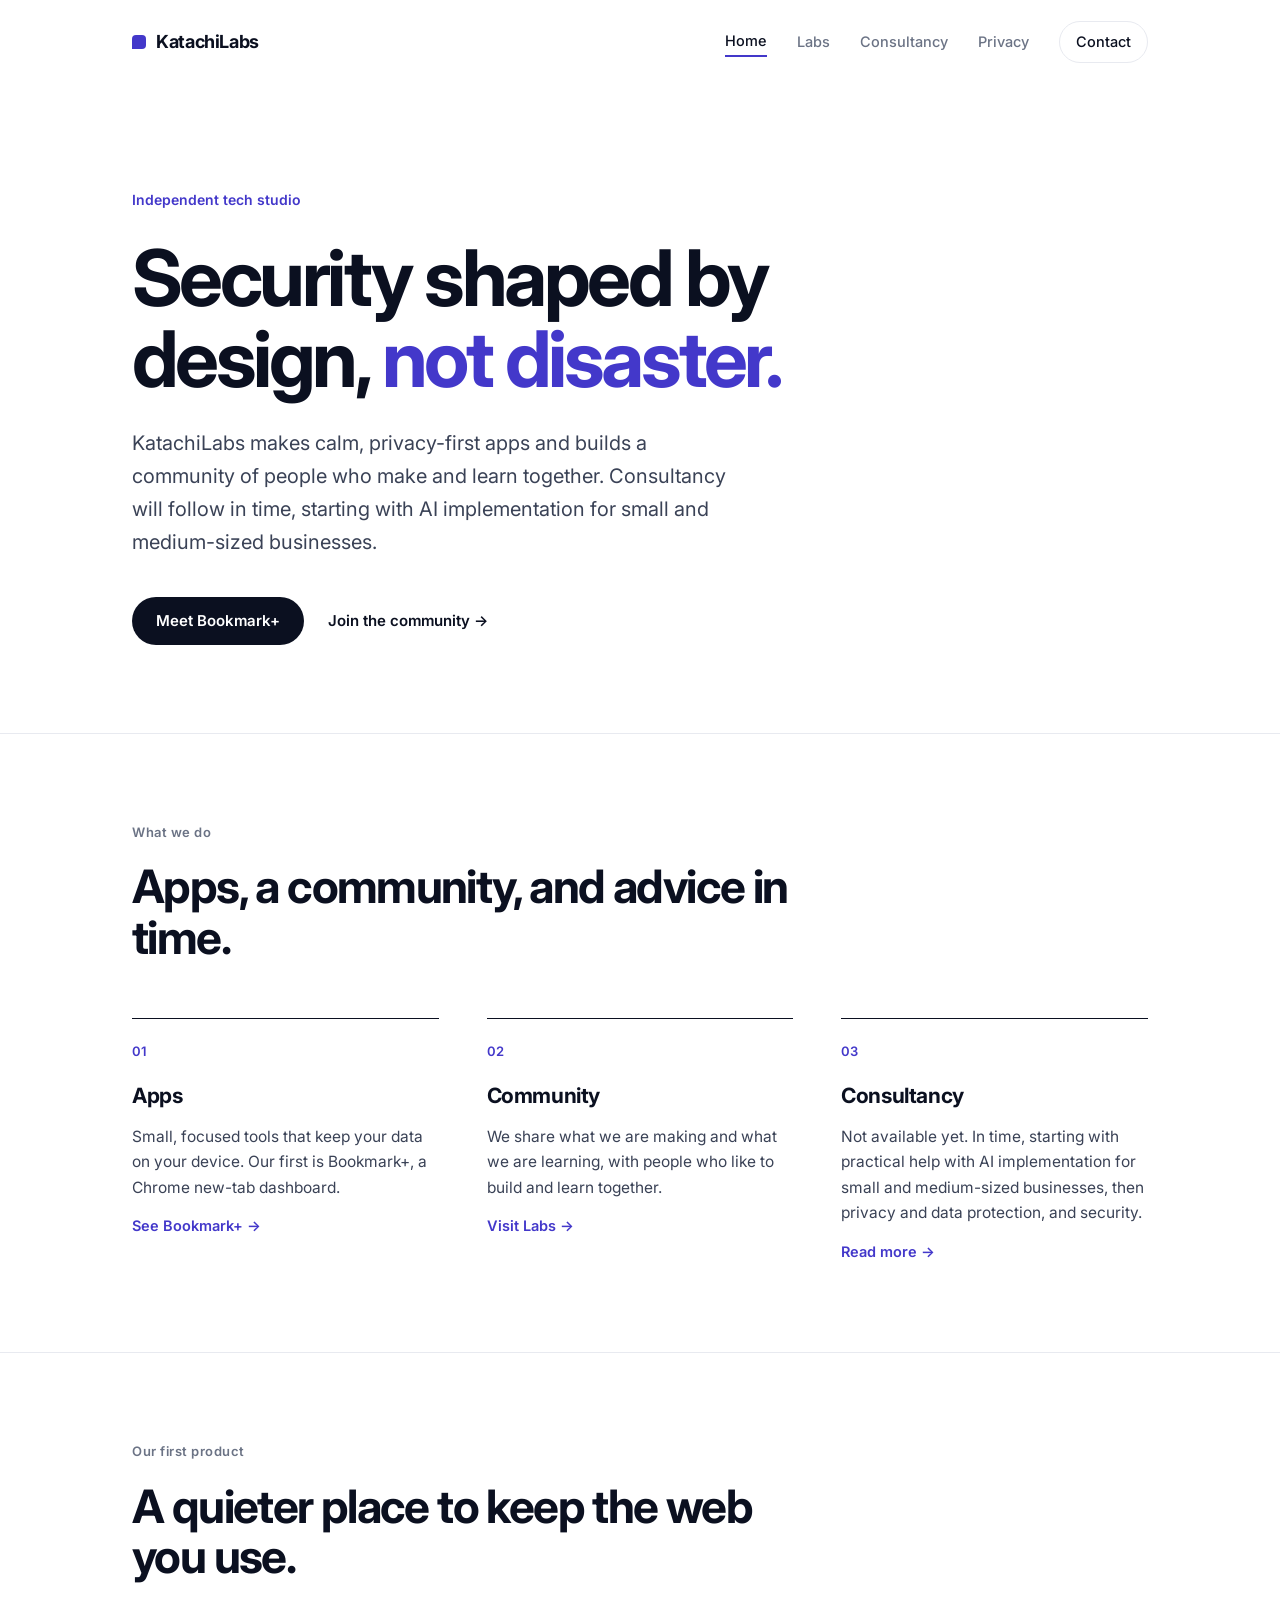
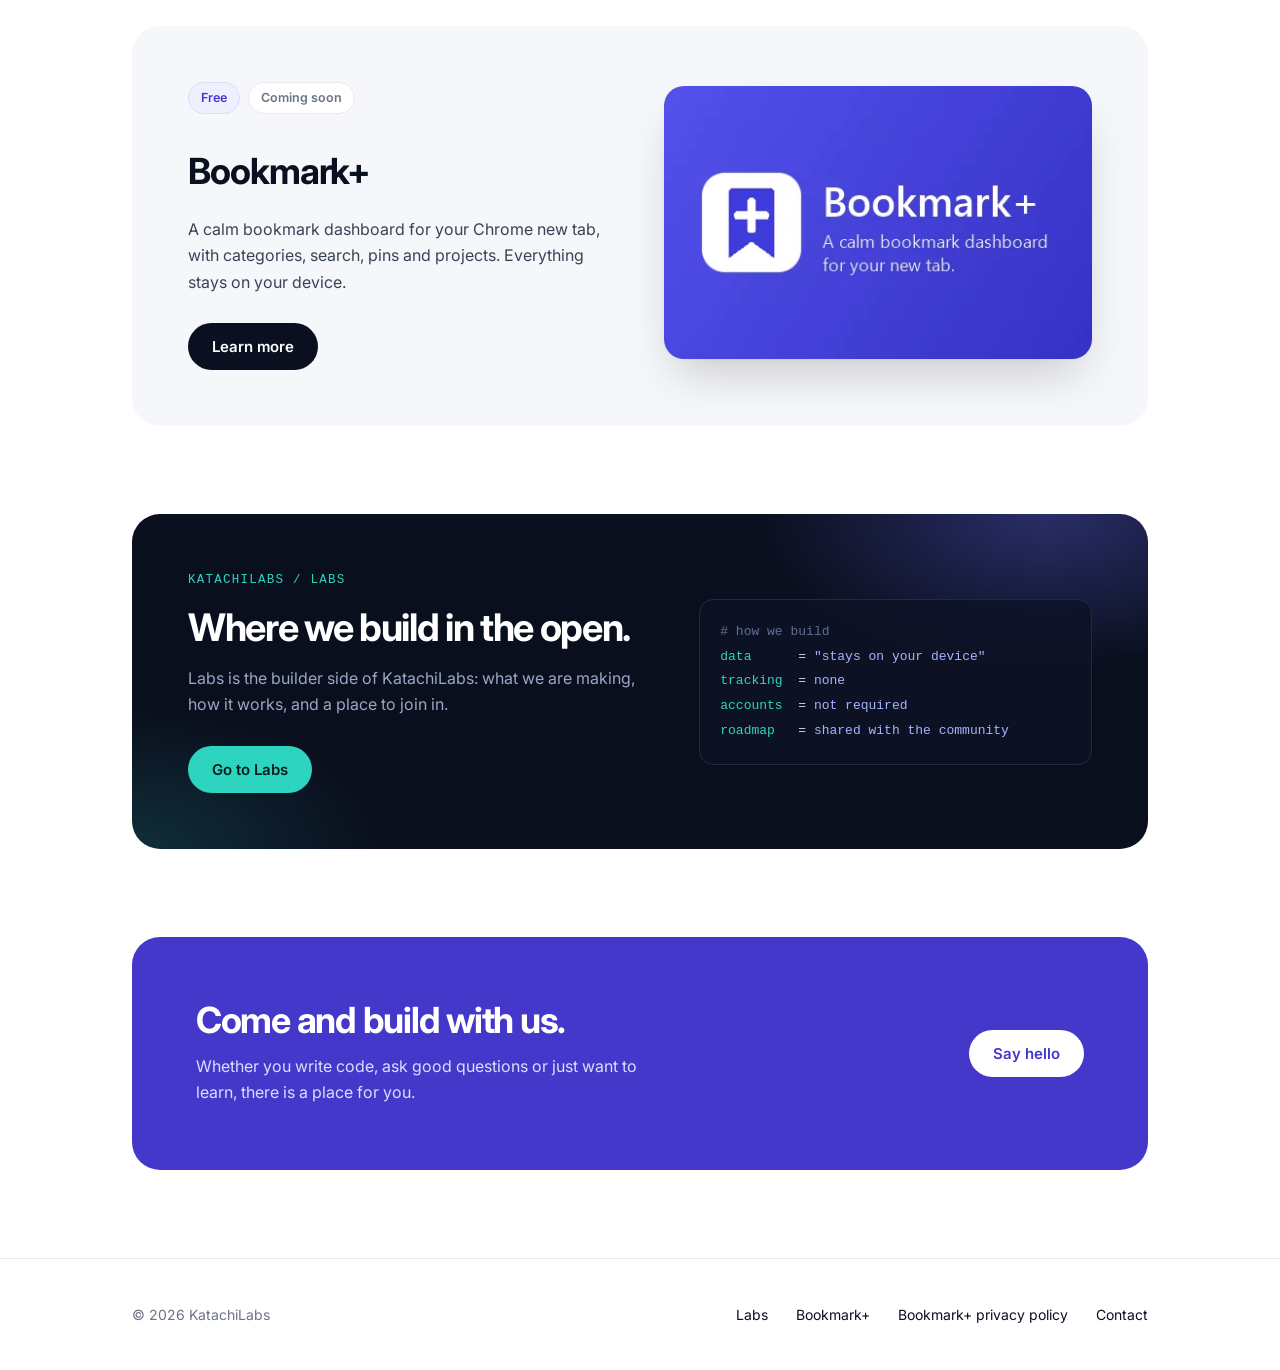
<file: index.html>
<!doctype html>
<html lang="en-GB"><head><meta charset="utf-8"><meta name="viewport" content="width=device-width,initial-scale=1">
<title>KatachiLabs | Security shaped by design, not disaster</title><meta name="description" content="KatachiLabs is an independent tech studio building calm, privacy-first apps and a builder community. Home of Bookmark+."><meta name="theme-color" content="#ffffff">
<link rel="icon" href="/assets/favicon.svg" type="image/svg+xml">
<link rel="preconnect" href="https://fonts.googleapis.com"><link rel="preconnect" href="https://fonts.gstatic.com" crossorigin>
<link href="https://fonts.googleapis.com/css2?family=Inter:wght@400;500;600;700&display=swap" rel="stylesheet">
<link rel="stylesheet" href="/assets/tokens.css"><link rel="stylesheet" href="/assets/clean-slate.css">
</head><body class="theme-light">
<a class="skip" href="#main">Skip to content</a>
<header class="site"><div class="wrap"><a class="logo" href="/" aria-label="KatachiLabs home"><i></i>KatachiLabs</a><nav aria-label="Main"><a href="/" aria-current="page">Home</a><a href="/labs/">Labs</a><a href="/consultancy/">Consultancy</a><a href="/bookmark-plus/privacy/">Privacy</a><a href="/contact/" class="c">Contact</a></nav></div></header>
<main id="main">
<div class="wrap"><div class="hero"><div class="kicker">Independent tech studio</div>
<h1>Security shaped by design, <em>not disaster.</em></h1>
<p class="lead">KatachiLabs makes calm, privacy-first apps and builds a community of people who make and learn together. Consultancy will follow in time, starting with AI implementation for small and medium-sized businesses.</p>
<div class="btns"><a class="btn p" href="/bookmark-plus/">Meet Bookmark+</a><a class="btn t" href="/labs/">Join the community &rarr;</a></div></div></div>
<hr>
<div class="wrap sec"><div class="label">What we do</div><h2>Apps, a community, and advice in time.</h2>
<div class="cols">
<div class="col"><span class="n">01</span><h3>Apps</h3><p>Small, focused tools that keep your data on your device. Our first is Bookmark+, a Chrome new-tab dashboard.</p><a class="more" href="/bookmark-plus/">See Bookmark+ &rarr;</a></div>
<div class="col"><span class="n">02</span><h3>Community</h3><p>We share what we are making and what we are learning, with people who like to build and learn together.</p><a class="more" href="/labs/">Visit Labs &rarr;</a></div>
<div class="col"><span class="n">03</span><h3>Consultancy</h3><p>Not available yet. In time, starting with practical help with AI implementation for small and medium-sized businesses, then privacy and data protection, and security.</p><a class="more" href="/consultancy/">Read more &rarr;</a></div>
</div></div>
<hr>
<div class="wrap sec"><div class="label">Our first product</div><h2>A quieter place to keep the web you use.</h2>
<div class="product"><div><div class="pills"><span class="pill a">Free</span><span class="pill">Coming soon</span></div>
<h3>Bookmark+</h3><p>A calm bookmark dashboard for your Chrome new tab, with categories, search, pins and projects. Everything stays on your device.</p><a class="btn p" href="/bookmark-plus/">Learn more</a></div>
<div class="promo"><picture><source type="image/webp" srcset="/labs/bookmark-plus/img/promo-440.webp"><img src="/labs/bookmark-plus/img/promo-440.png" width="440" height="280" alt="Bookmark+ logo tile: a bookmark icon with a plus sign, and the text 'A calm bookmark dashboard for your new tab.'" loading="lazy" decoding="async"></picture></div></div></div>
<div class="wrap" style="padding-bottom:88px"><div class="labsband"><div><div class="tagline">KatachiLabs / Labs</div><h2>Where we build in the open.</h2>
<p>Labs is the builder side of KatachiLabs: what we are making, how it works, and a place to join in.</p><a class="btn" href="/labs/">Go to Labs</a></div>
<pre><span class="c"># how we build</span>
<span class="k">data</span>      = <span class="v">"stays on your device"</span>
<span class="k">tracking</span>  = <span class="v">none</span>
<span class="k">accounts</span>  = <span class="v">not required</span>
<span class="k">roadmap</span>   = <span class="v">shared with the community</span></pre></div></div>
<div class="wrap cta"><div class="box"><div><h2>Come and build with us.</h2><p>Whether you write code, ask good questions or just want to learn, there is a place for you.</p></div><a class="btn" href="/contact/">Say hello</a></div></div>
</main>
<footer class="site"><div class="wrap"><div>&copy; 2026 KatachiLabs</div>
<div class="l"><a href="/labs/">Labs</a><a href="/bookmark-plus/">Bookmark+</a><a href="/bookmark-plus/privacy/">Bookmark+ privacy policy</a><a href="/contact/">Contact</a></div></div></footer>
</body></html>
</file>
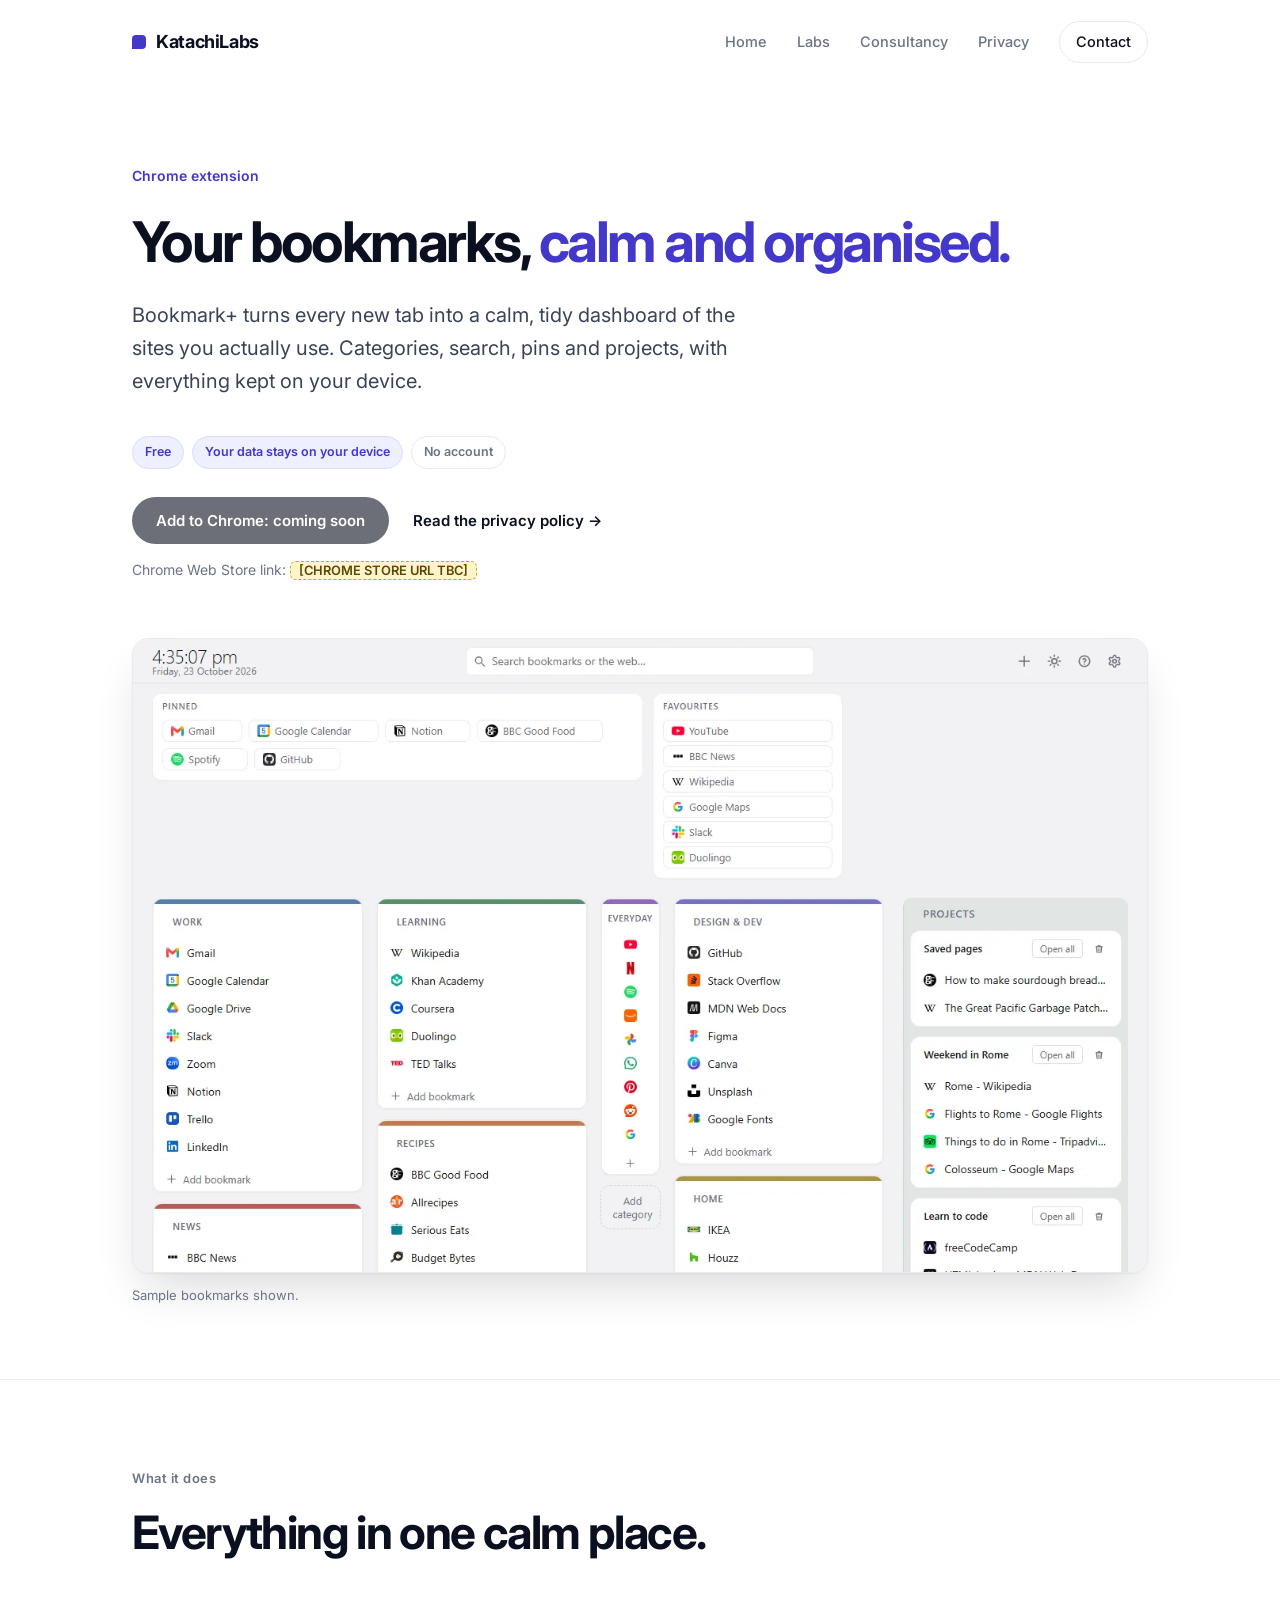
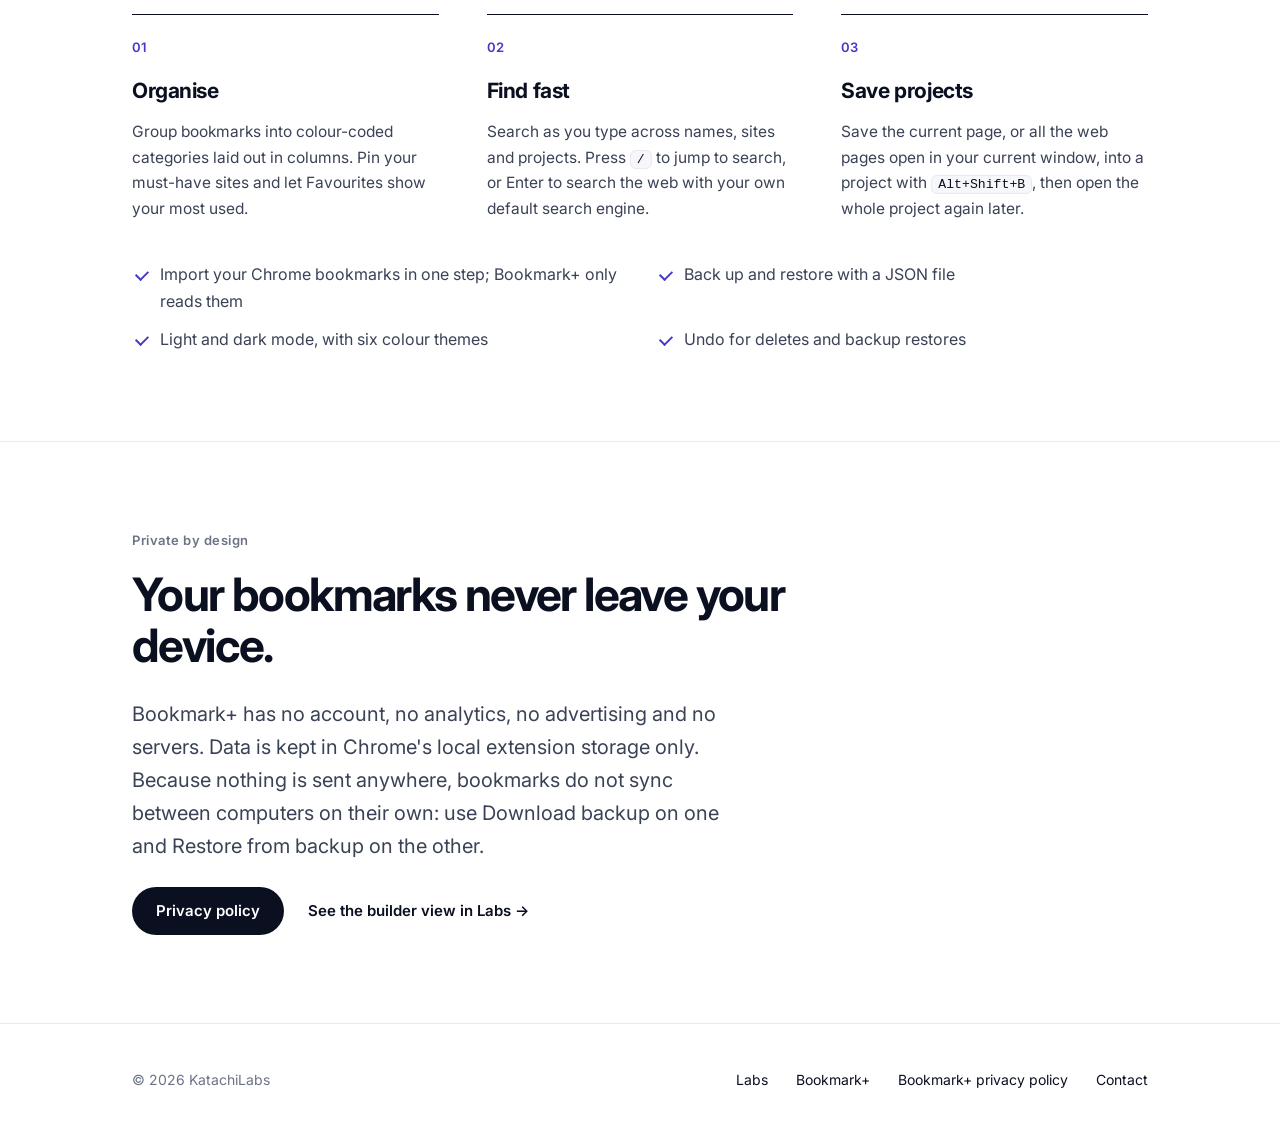
<file: bookmark-plus/index.html>
<!doctype html>
<html lang="en-GB"><head><meta charset="utf-8"><meta name="viewport" content="width=device-width,initial-scale=1">
<title>Bookmark+ | KatachiLabs</title><meta name="description" content="Bookmark+ is a calm, private bookmark dashboard for Chrome's new tab. Free, with everything stored on your device."><meta name="theme-color" content="#ffffff">
<link rel="icon" href="/assets/favicon.svg" type="image/svg+xml">
<link rel="preconnect" href="https://fonts.googleapis.com"><link rel="preconnect" href="https://fonts.gstatic.com" crossorigin>
<link href="https://fonts.googleapis.com/css2?family=Inter:wght@400;500;600;700&display=swap" rel="stylesheet">
<link rel="stylesheet" href="/assets/tokens.css"><link rel="stylesheet" href="/assets/clean-slate.css"><link rel="canonical" href="https://katachilabs.uk/bookmark-plus/">
</head><body class="theme-light">
<a class="skip" href="#main">Skip to content</a>
<header class="site"><div class="wrap"><a class="logo" href="/" aria-label="KatachiLabs home"><i></i>KatachiLabs</a><nav aria-label="Main"><a href="/">Home</a><a href="/labs/">Labs</a><a href="/consultancy/">Consultancy</a><a href="/bookmark-plus/privacy/">Privacy</a><a href="/contact/" class="c">Contact</a></nav></div></header>
<main id="main">
<div class="wrap"><div class="hero sm" style="max-width:none"><div class="kicker">Chrome extension</div>
<h1>Your bookmarks, <em>calm and organised.</em></h1>
<p class="lead">Bookmark+ turns every new tab into a calm, tidy dashboard of the sites you actually use. Categories, search, pins and projects, with everything kept on your device.</p>
<div class="pills"><span class="pill a">Free</span><span class="pill a">Your data stays on your device</span><span class="pill">No account</span></div>
<!-- TODO: replace with the Chrome Web Store listing URL once published -->
<div class="btns"><a class="btn p" href="#" aria-disabled="true">Add to Chrome: coming soon</a><a class="btn t" href="/bookmark-plus/privacy/">Read the privacy policy &rarr;</a></div>
<p style="font-size:14px;color:var(--muted);margin-top:14px">Chrome Web Store link: <span class="placeholder">[CHROME STORE URL TBC]</span></p></div>
<figure class="hero-shot"><picture><source type="image/webp" srcset="/labs/bookmark-plus/img/dashboard-light-640.webp 640w, /labs/bookmark-plus/img/dashboard-light-1280.webp 1280w" sizes="(max-width:900px) 100vw, 1080px"><img src="/labs/bookmark-plus/img/dashboard-light-1280.png" srcset="/labs/bookmark-plus/img/dashboard-light-640.png 640w, /labs/bookmark-plus/img/dashboard-light-1280.png 1280w" sizes="(max-width:900px) 100vw, 1080px" width="1280" height="800" alt="The Bookmark+ new-tab dashboard in light mode with pinned sites, favourites, categories and projects. Sample bookmarks." loading="eager" decoding="async"></picture><figcaption>Sample bookmarks shown.</figcaption></figure></div>
<hr>
<div class="wrap sec"><div class="label">What it does</div><h2>Everything in one calm place.</h2>
<div class="cols">
<div class="col"><span class="n">01</span><h3>Organise</h3><p>Group bookmarks into colour-coded categories laid out in columns. Pin your must-have sites and let Favourites show your most used.</p></div>
<div class="col"><span class="n">02</span><h3>Find fast</h3><p>Search as you type across names, sites and projects. Press <kbd>/</kbd> to jump to search, or Enter to search the web with your own default search engine.</p></div>
<div class="col"><span class="n">03</span><h3>Save projects</h3><p>Save the current page, or all the web pages open in your current window, into a project with <kbd>Alt+Shift+B</kbd>, then open the whole project again later.</p></div>
</div>
<ul class="checks"><li>Import your Chrome bookmarks in one step; Bookmark+ only reads them</li><li>Back up and restore with a JSON file</li><li>Light and dark mode, with six colour themes</li><li>Undo for deletes and backup restores</li></ul></div>
<hr>
<div class="wrap sec"><div class="label">Private by design</div><h2>Your bookmarks never leave your device.</h2>
<p class="lead" style="margin-bottom:24px">Bookmark+ has no account, no analytics, no advertising and no servers. Data is kept in Chrome's local extension storage only. Because nothing is sent anywhere, bookmarks do not sync between computers on their own: use Download backup on one and Restore from backup on the other.</p>
<div class="btns"><a class="btn p" href="/bookmark-plus/privacy/">Privacy policy</a><a class="btn t" href="/labs/bookmark-plus/">See the builder view in Labs &rarr;</a></div></div>
</main>
<footer class="site"><div class="wrap"><div>&copy; 2026 KatachiLabs</div>
<div class="l"><a href="/labs/">Labs</a><a href="/bookmark-plus/">Bookmark+</a><a href="/bookmark-plus/privacy/">Bookmark+ privacy policy</a><a href="/contact/">Contact</a></div></div></footer>
</body></html>
</file>
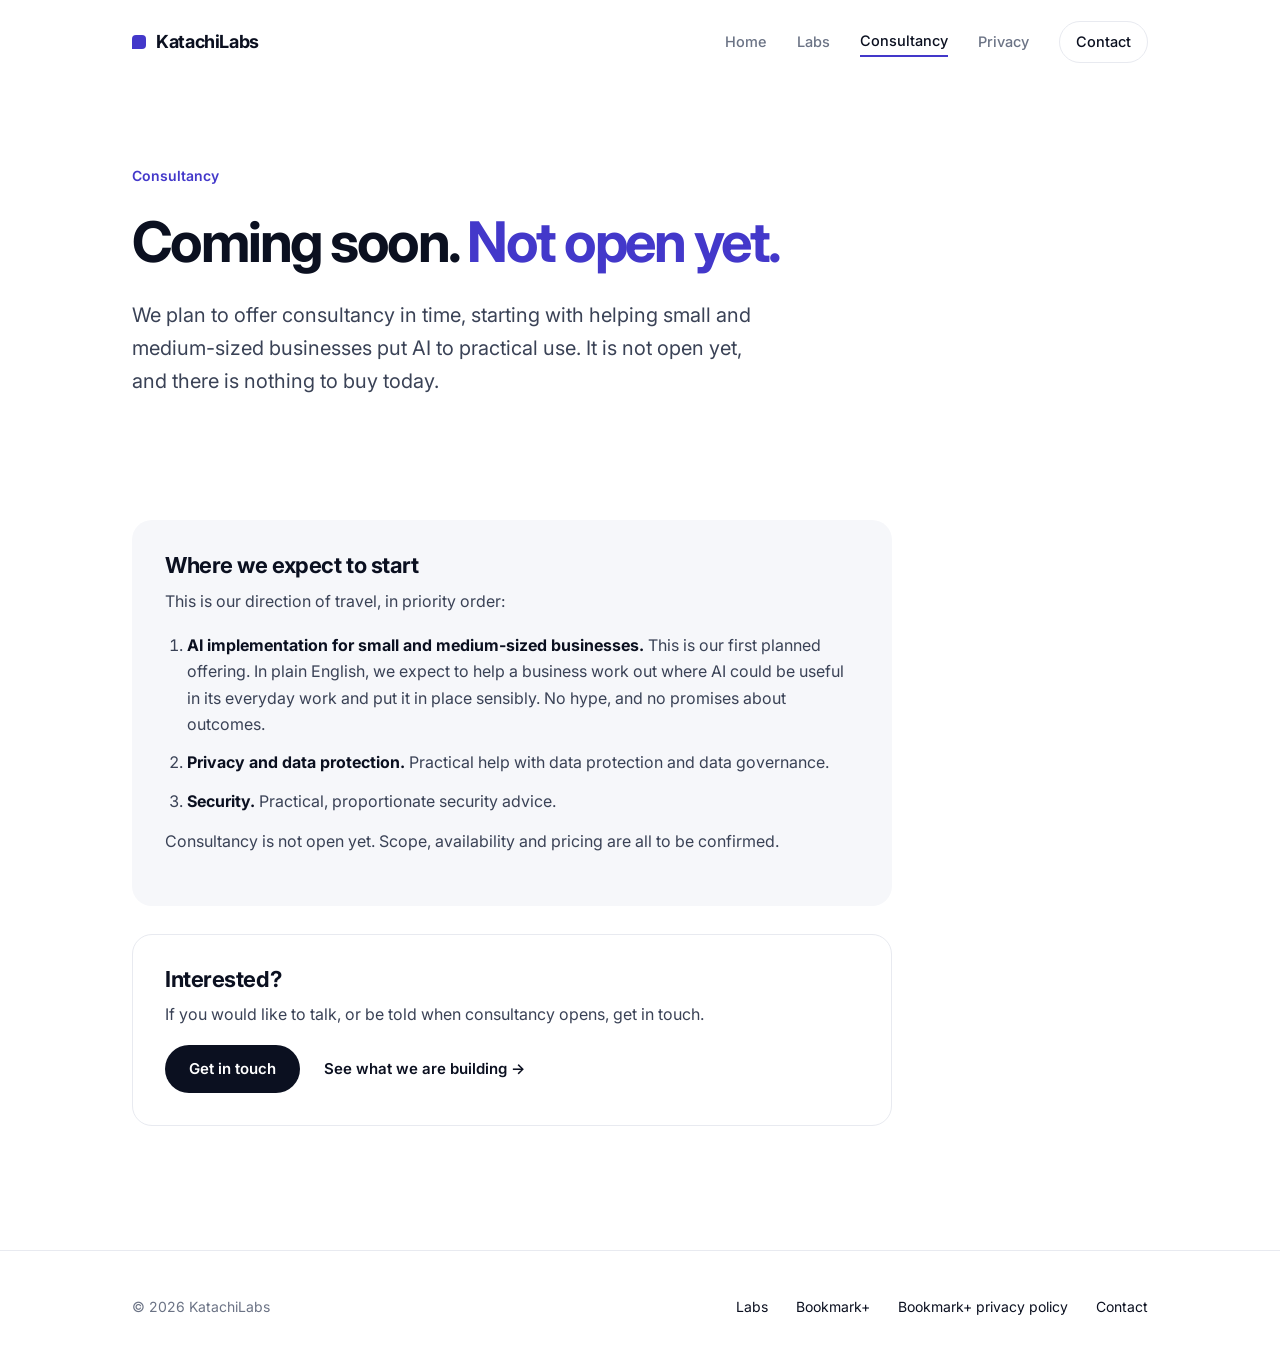
<file: consultancy/index.html>
<!doctype html>
<html lang="en-GB"><head><meta charset="utf-8"><meta name="viewport" content="width=device-width,initial-scale=1">
<title>Consultancy | KatachiLabs</title><meta name="description" content="KatachiLabs consultancy is not open yet. We expect to start with AI implementation for small and medium-sized businesses, then privacy and data protection, and security."><meta name="theme-color" content="#ffffff">
<link rel="icon" href="/assets/favicon.svg" type="image/svg+xml">
<link rel="preconnect" href="https://fonts.googleapis.com"><link rel="preconnect" href="https://fonts.gstatic.com" crossorigin>
<link href="https://fonts.googleapis.com/css2?family=Inter:wght@400;500;600;700&display=swap" rel="stylesheet">
<link rel="stylesheet" href="/assets/tokens.css"><link rel="stylesheet" href="/assets/clean-slate.css">
</head><body class="theme-light">
<a class="skip" href="#main">Skip to content</a>
<header class="site"><div class="wrap"><a class="logo" href="/" aria-label="KatachiLabs home"><i></i>KatachiLabs</a><nav aria-label="Main"><a href="/">Home</a><a href="/labs/">Labs</a><a href="/consultancy/" aria-current="page">Consultancy</a><a href="/bookmark-plus/privacy/">Privacy</a><a href="/contact/" class="c">Contact</a></nav></div></header>
<main id="main"><div class="wrap">
<div class="hero sm"><div class="kicker">Consultancy</div><h1>Coming soon. <em>Not open yet.</em></h1>
<p class="lead">We plan to offer consultancy in time, starting with helping small and medium-sized businesses put AI to practical use. It is not open yet, and there is nothing to buy today.</p></div>
<div class="page" style="padding-top:0">
<div class="card soft"><h2>Where we expect to start</h2><p>This is our direction of travel, in priority order:</p>
<ol class="areas">
<li><strong>AI implementation for small and medium-sized businesses.</strong> This is our first planned offering. In plain English, we expect to help a business work out where AI could be useful in its everyday work and put it in place sensibly. No hype, and no promises about outcomes.</li>
<li><strong>Privacy and data protection.</strong> Practical help with data protection and data governance.</li>
<li><strong>Security.</strong> Practical, proportionate security advice.</li>
</ol>
<p style="margin-top:14px">Consultancy is not open yet. Scope, availability and pricing are all to be confirmed.</p></div>
<div class="card"><h2>Interested?</h2><p>If you would like to talk, or be told when consultancy opens, get in touch.</p>
<div class="btns" style="margin-top:18px"><a class="btn p" href="/contact/">Get in touch</a><a class="btn t" href="/labs/">See what we are building &rarr;</a></div></div>
</div></div></main>
<footer class="site"><div class="wrap"><div>&copy; 2026 KatachiLabs</div>
<div class="l"><a href="/labs/">Labs</a><a href="/bookmark-plus/">Bookmark+</a><a href="/bookmark-plus/privacy/">Bookmark+ privacy policy</a><a href="/contact/">Contact</a></div></div></footer>
</body></html>
</file>
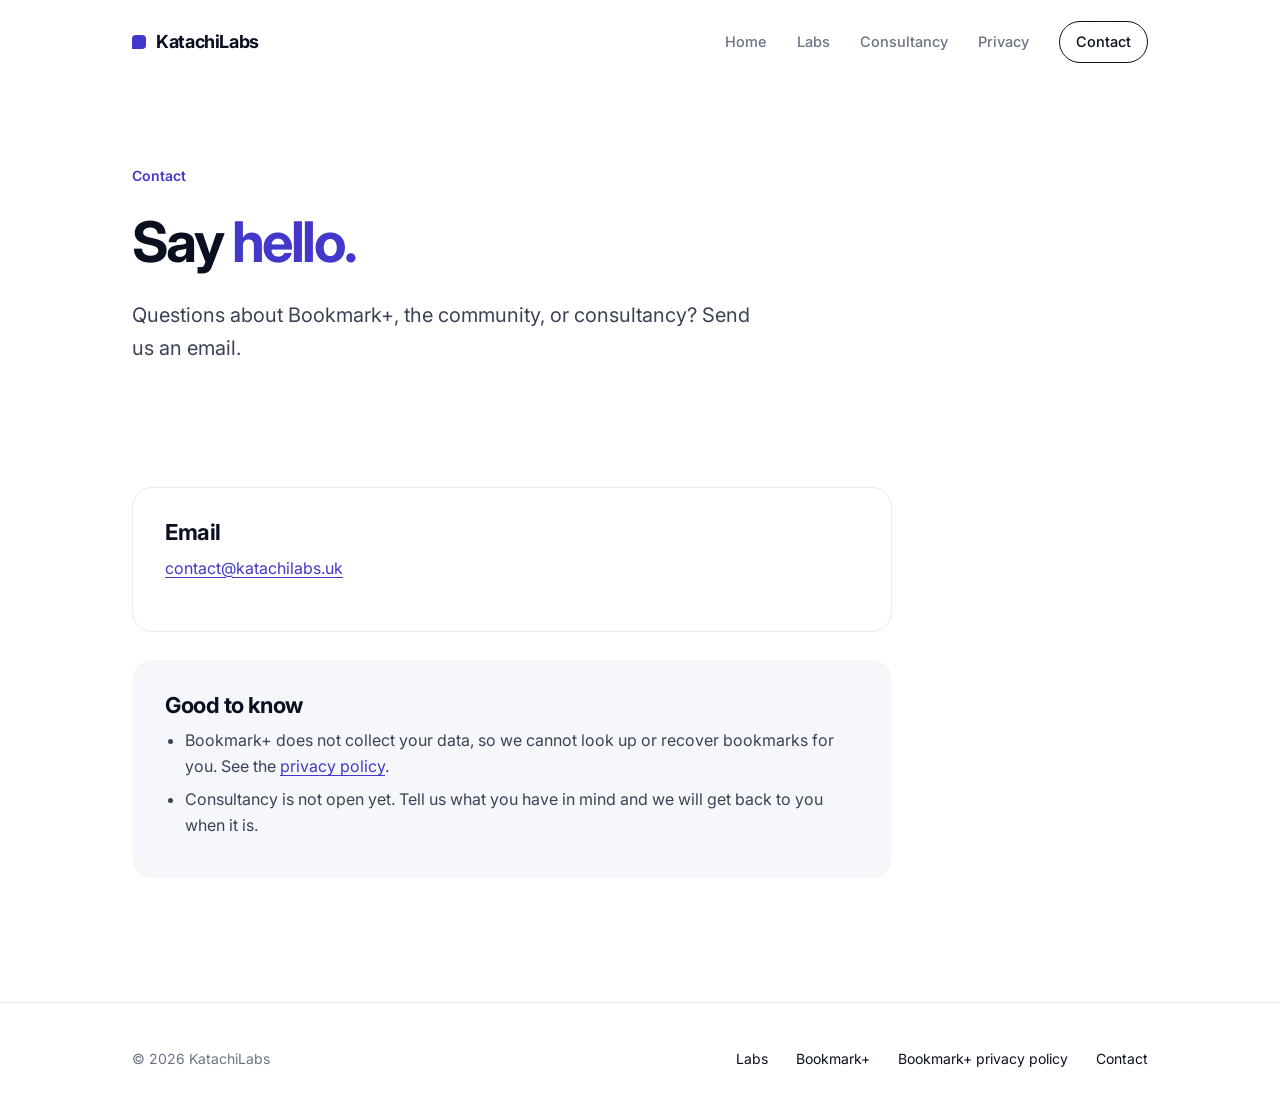
<file: contact/index.html>
<!doctype html>
<html lang="en-GB"><head><meta charset="utf-8"><meta name="viewport" content="width=device-width,initial-scale=1">
<title>Contact | KatachiLabs</title><meta name="description" content="How to contact KatachiLabs."><meta name="theme-color" content="#ffffff">
<link rel="icon" href="/assets/favicon.svg" type="image/svg+xml">
<link rel="preconnect" href="https://fonts.googleapis.com"><link rel="preconnect" href="https://fonts.gstatic.com" crossorigin>
<link href="https://fonts.googleapis.com/css2?family=Inter:wght@400;500;600;700&display=swap" rel="stylesheet">
<link rel="stylesheet" href="/assets/tokens.css"><link rel="stylesheet" href="/assets/clean-slate.css">
</head><body class="theme-light">
<a class="skip" href="#main">Skip to content</a>
<header class="site"><div class="wrap"><a class="logo" href="/" aria-label="KatachiLabs home"><i></i>KatachiLabs</a><nav aria-label="Main"><a href="/">Home</a><a href="/labs/">Labs</a><a href="/consultancy/">Consultancy</a><a href="/bookmark-plus/privacy/">Privacy</a><a href="/contact/" class="c" aria-current="page">Contact</a></nav></div></header>
<main id="main"><div class="wrap">
<div class="hero sm"><div class="kicker">Contact</div><h1>Say <em>hello.</em></h1>
<p class="lead">Questions about Bookmark+, the community, or consultancy? Send us an email.</p></div>
<div class="page" style="padding-top:0">
<div class="card"><h2>Email</h2><p><a class="inline" href="mailto:contact@katachilabs.uk">contact@katachilabs.uk</a></p></div>
<div class="card soft"><h2>Good to know</h2><ul>
<li>Bookmark+ does not collect your data, so we cannot look up or recover bookmarks for you. See the <a class="inline" href="/bookmark-plus/privacy/">privacy policy</a>.</li>
<li>Consultancy is not open yet. Tell us what you have in mind and we will get back to you when it is.</li></ul></div>
</div></div></main>
<footer class="site"><div class="wrap"><div>&copy; 2026 KatachiLabs</div>
<div class="l"><a href="/labs/">Labs</a><a href="/bookmark-plus/">Bookmark+</a><a href="/bookmark-plus/privacy/">Bookmark+ privacy policy</a><a href="/contact/">Contact</a></div></div></footer>
</body></html>
</file>
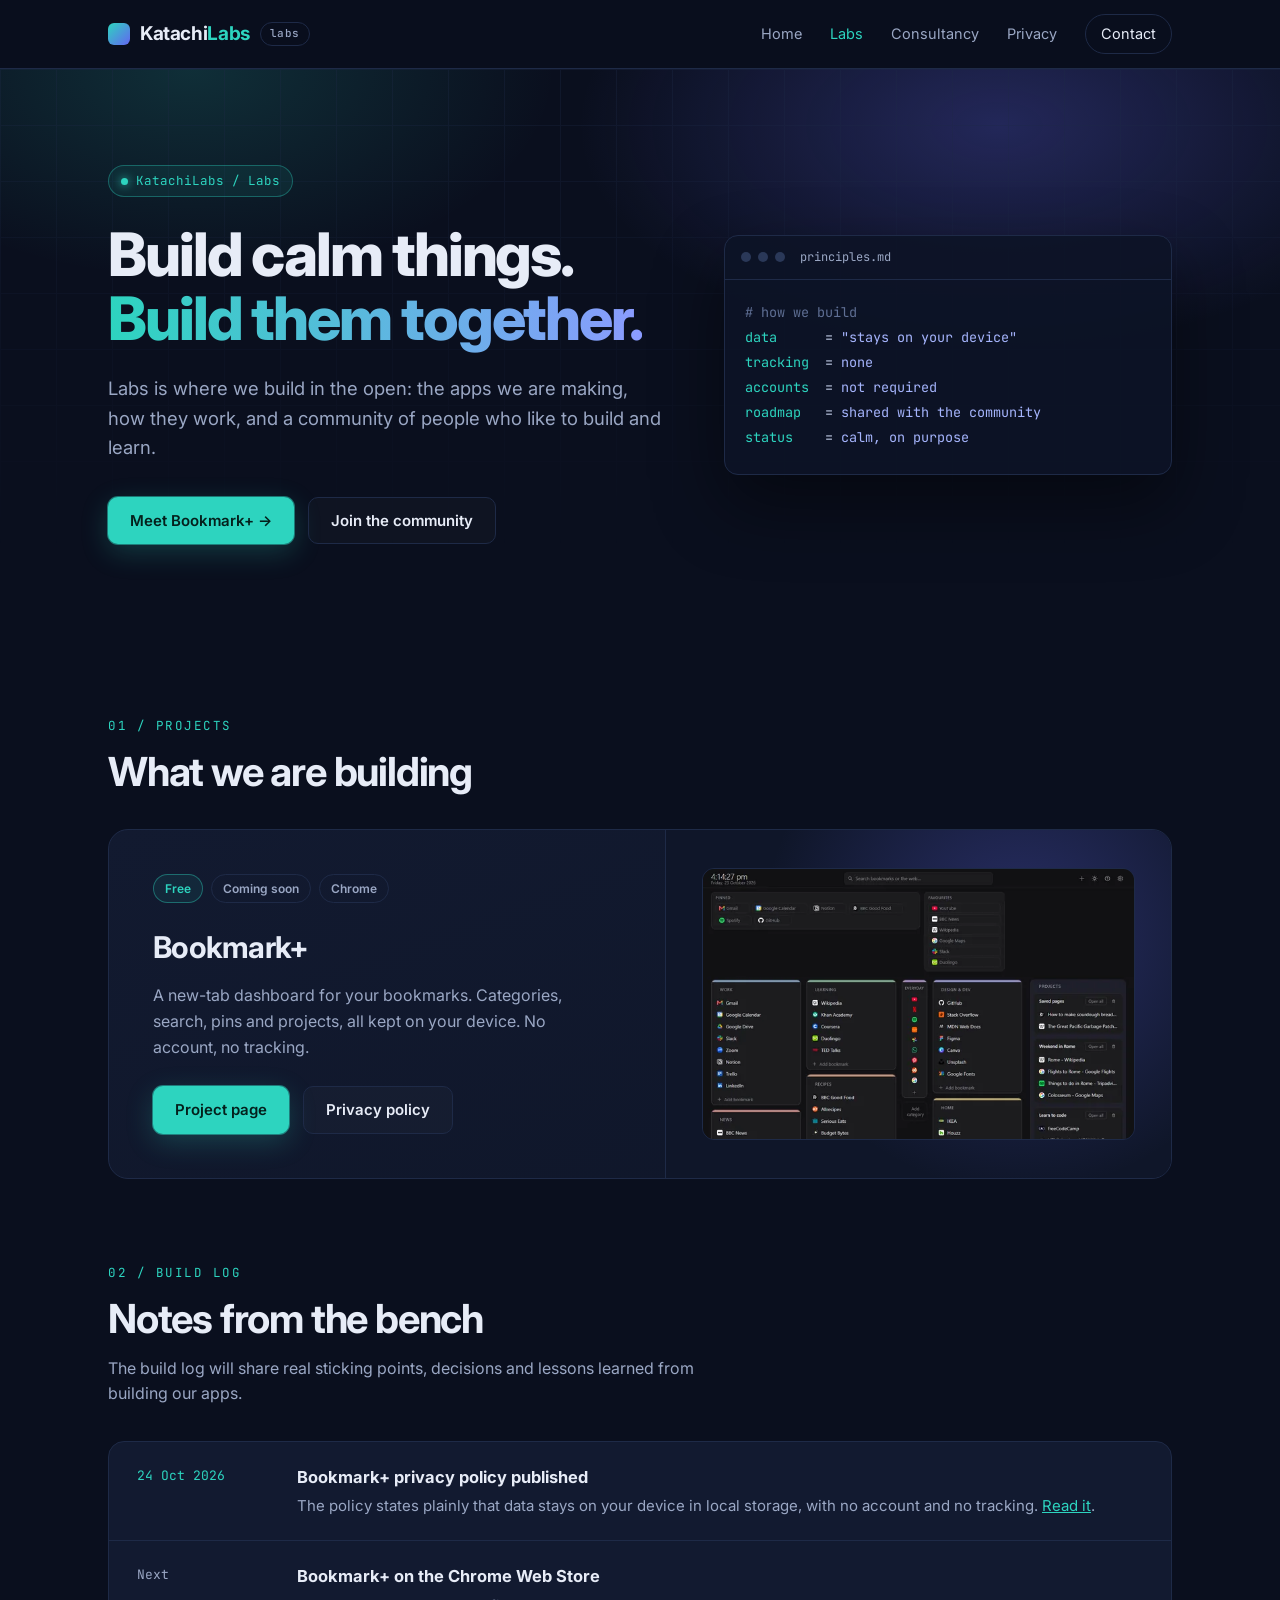
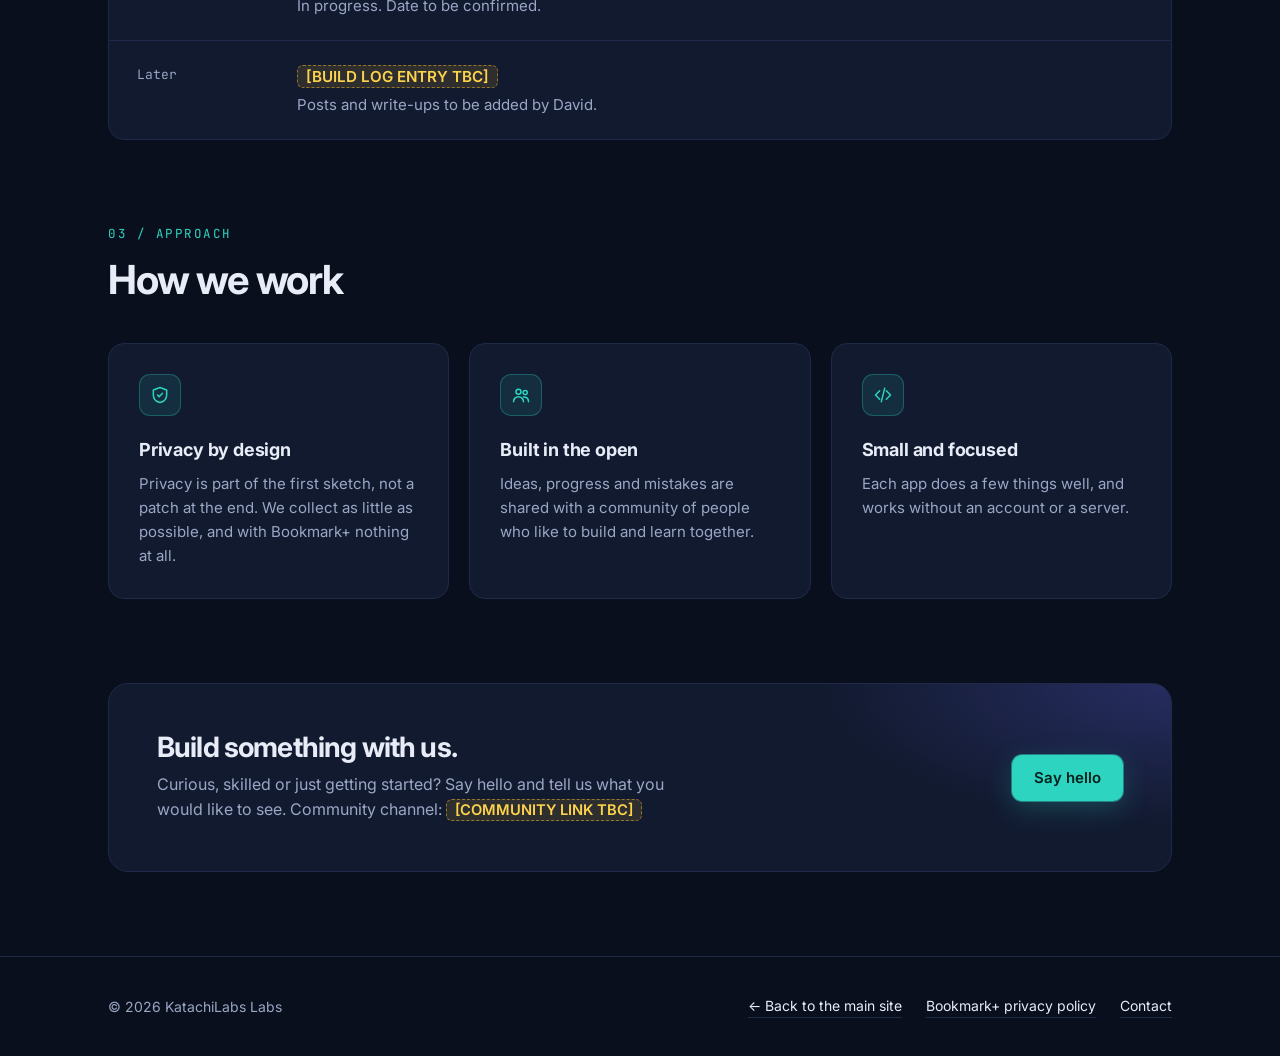
<file: labs/index.html>
<!doctype html>
<html lang="en-GB"><head><meta charset="utf-8"><meta name="viewport" content="width=device-width,initial-scale=1">
<title>Labs | KatachiLabs</title><meta name="description" content="KatachiLabs Labs: build in the open, the Bookmark+ project and the builder community."><meta name="theme-color" content="#0A0F1E">
<link rel="icon" href="/assets/favicon.svg" type="image/svg+xml">
<link rel="preconnect" href="https://fonts.googleapis.com"><link rel="preconnect" href="https://fonts.gstatic.com" crossorigin>
<link href="https://fonts.googleapis.com/css2?family=Inter:wght@400;500;600;700;800&family=JetBrains+Mono:wght@400;500&display=swap" rel="stylesheet">
<link rel="stylesheet" href="/assets/tokens.css"><link rel="stylesheet" href="/assets/midnight.css">
</head><body class="theme-dark dark">
<a class="skip" href="#main">Skip to content</a>
<header class="site"><div class="wrap"><a class="logo" href="/labs/" aria-label="KatachiLabs Labs home"><i></i><span>Katachi<b>Labs</b></span><small>labs</small></a><nav aria-label="Main"><a href="/">Home</a><a href="/labs/" aria-current="page">Labs</a><a href="/consultancy/">Consultancy</a><a href="/bookmark-plus/privacy/">Privacy</a><a href="/contact/" class="c">Contact</a></nav></div></header>
<main id="main">
<div class="hero"><div class="wrap"><div>
<div class="eyebrow mono">KatachiLabs / Labs</div>
<h1>Build calm things. <span>Build them together.</span></h1>
<p class="lead">Labs is where we build in the open: the apps we are making, how they work, and a community of people who like to build and learn.</p>
<div class="btns"><a class="btn p" href="/labs/bookmark-plus/">Meet Bookmark+ &rarr;</a><a class="btn g" href="#community">Join the community</a></div></div>
<div class="term" aria-hidden="true"><div class="bar"><i></i><i></i><i></i><span class="mono" style="margin-left:8px">principles.md</span></div>
<pre><span class="c"># how we build</span>
<span class="k">data</span>      = <span class="v">"stays on your device"</span>
<span class="k">tracking</span>  = <span class="v">none</span>
<span class="k">accounts</span>  = <span class="v">not required</span>
<span class="k">roadmap</span>   = <span class="v">shared with the community</span>
<span class="k">status</span>    = <span class="v">calm, on purpose</span></pre></div></div></div>

<section><div class="wrap"><div class="sec-label mono">01 / Projects</div><h2>What we are building</h2>
<div class="product"><div class="txt"><div class="tags"><span class="tag a">Free</span><span class="tag">Coming soon</span><span class="tag">Chrome</span></div>
<h3>Bookmark+</h3><p>A new-tab dashboard for your bookmarks. Categories, search, pins and projects, all kept on your device. No account, no tracking.</p>
<div class="btns"><a class="btn p" href="/labs/bookmark-plus/">Project page</a><a class="btn g" href="/bookmark-plus/privacy/">Privacy policy</a></div></div>
<div class="vis"><picture><source type="image/webp" srcset="/labs/bookmark-plus/img/dashboard-dark-640.webp 640w, /labs/bookmark-plus/img/dashboard-dark-1280.webp 1280w" sizes="(max-width:900px) 100vw, 520px"><img src="/labs/bookmark-plus/img/dashboard-dark-1280.png" srcset="/labs/bookmark-plus/img/dashboard-dark-640.png 640w, /labs/bookmark-plus/img/dashboard-dark-1280.png 1280w" sizes="(max-width:900px) 100vw, 520px" width="1280" height="800" alt="The Bookmark+ new-tab dashboard in dark mode, showing a search bar, pinned sites, favourites, colour-coded categories such as Work, Learning and Recipes, and a Projects column. Sample bookmarks." loading="lazy" decoding="async"></picture></div></div></div></section>

<section style="padding-top:0"><div class="wrap"><div class="sec-label mono">02 / Build log</div><h2>Notes from the bench</h2>
<p class="sub">The build log will share real sticking points, decisions and lessons learned from building our apps.</p>
<div class="log">
<div class="entry"><div class="d">24 Oct 2026</div><div><h3>Bookmark+ privacy policy published</h3><p>The policy states plainly that data stays on your device in local storage, with no account and no tracking. <a class="inline" href="/bookmark-plus/privacy/" style="color:var(--accent);text-decoration:underline">Read it</a>.</p></div></div>
<div class="entry next"><div class="d">Next</div><div><h3>Bookmark+ on the Chrome Web Store</h3><p>In progress. Date to be confirmed.</p></div></div>
<div class="entry next"><div class="d">Later</div><div><h3><span class="placeholder">[BUILD LOG ENTRY TBC]</span></h3><p>Posts and write-ups to be added by David.</p></div></div>
</div></div></section>

<section style="padding-top:0"><div class="wrap"><div class="sec-label mono">03 / Approach</div><h2>How we work</h2>
<div class="grid3">
<div class="pillar"><div class="ico"><svg viewBox="0 0 24 24" aria-hidden="true"><path d="M12 3l8 3v6c0 4.5-3.2 8-8 9-4.8-1-8-4.5-8-9V6z"/><path d="M9 12l2 2 4-4"/></svg></div><h3>Privacy by design</h3><p>Privacy is part of the first sketch, not a patch at the end. We collect as little as possible, and with Bookmark+ nothing at all.</p></div>
<div class="pillar"><div class="ico"><svg viewBox="0 0 24 24" aria-hidden="true"><circle cx="9" cy="8" r="3"/><circle cx="17" cy="9" r="2.5"/><path d="M3 20c0-3.3 2.7-6 6-6s6 2.7 6 6M15 14.5c3 0 6 1.5 6 5.5"/></svg></div><h3>Built in the open</h3><p>Ideas, progress and mistakes are shared with a community of people who like to build and learn together.</p></div>
<div class="pillar"><div class="ico"><svg viewBox="0 0 24 24" aria-hidden="true"><path d="M8 7l-5 5 5 5M16 7l5 5-5 5M14 4l-4 16"/></svg></div><h3>Small and focused</h3><p>Each app does a few things well, and works without an account or a server.</p></div>
</div></div></section>

<div class="cta" id="community"><div class="wrap"><div class="box"><div><h2>Build something with us.</h2><p>Curious, skilled or just getting started? Say hello and tell us what you would like to see. Community channel: <span class="placeholder">[COMMUNITY LINK TBC]</span></p></div><a class="btn p" href="/contact/">Say hello</a></div></div></div>
</main>
<footer class="site"><div class="wrap"><div>&copy; 2026 KatachiLabs Labs</div>
<div class="l"><a href="/">&larr; Back to the main site</a><a href="/bookmark-plus/privacy/">Bookmark+ privacy policy</a><a href="/contact/">Contact</a></div></div></footer>
</body></html>
</file>
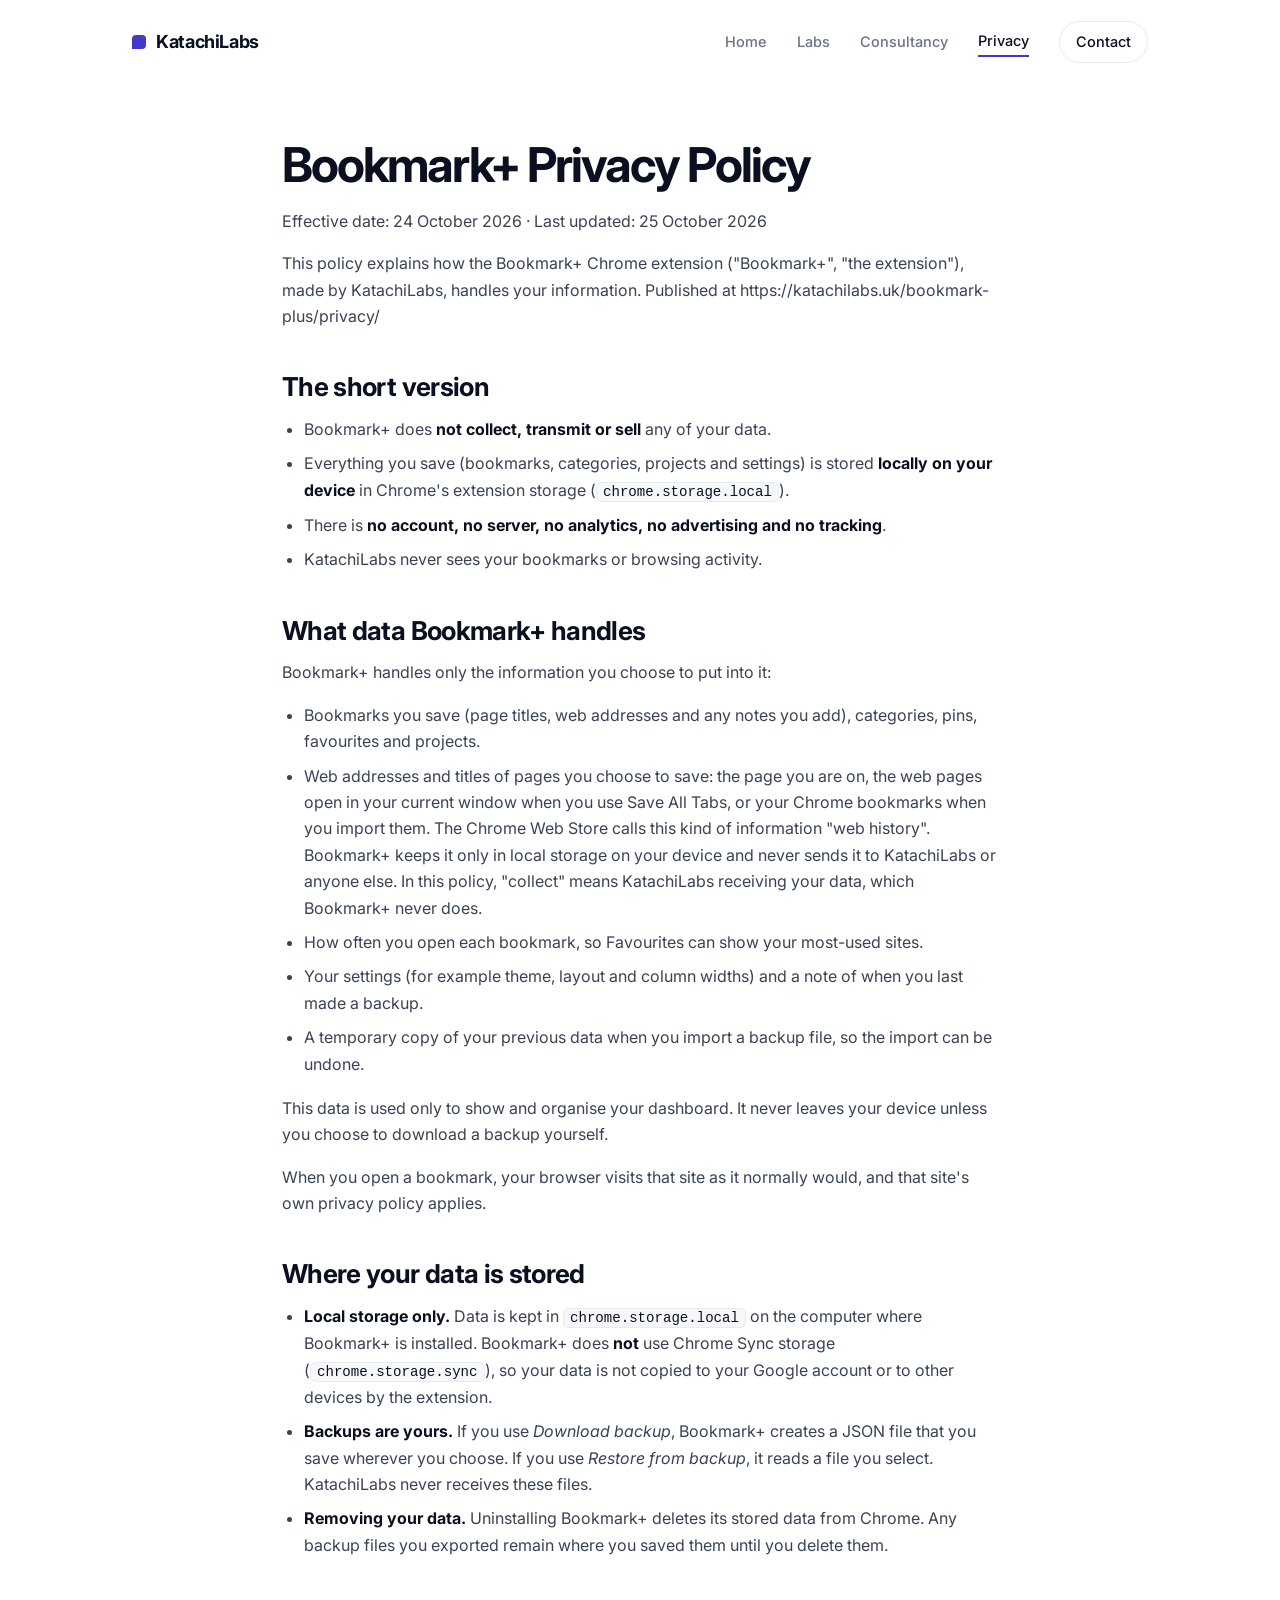
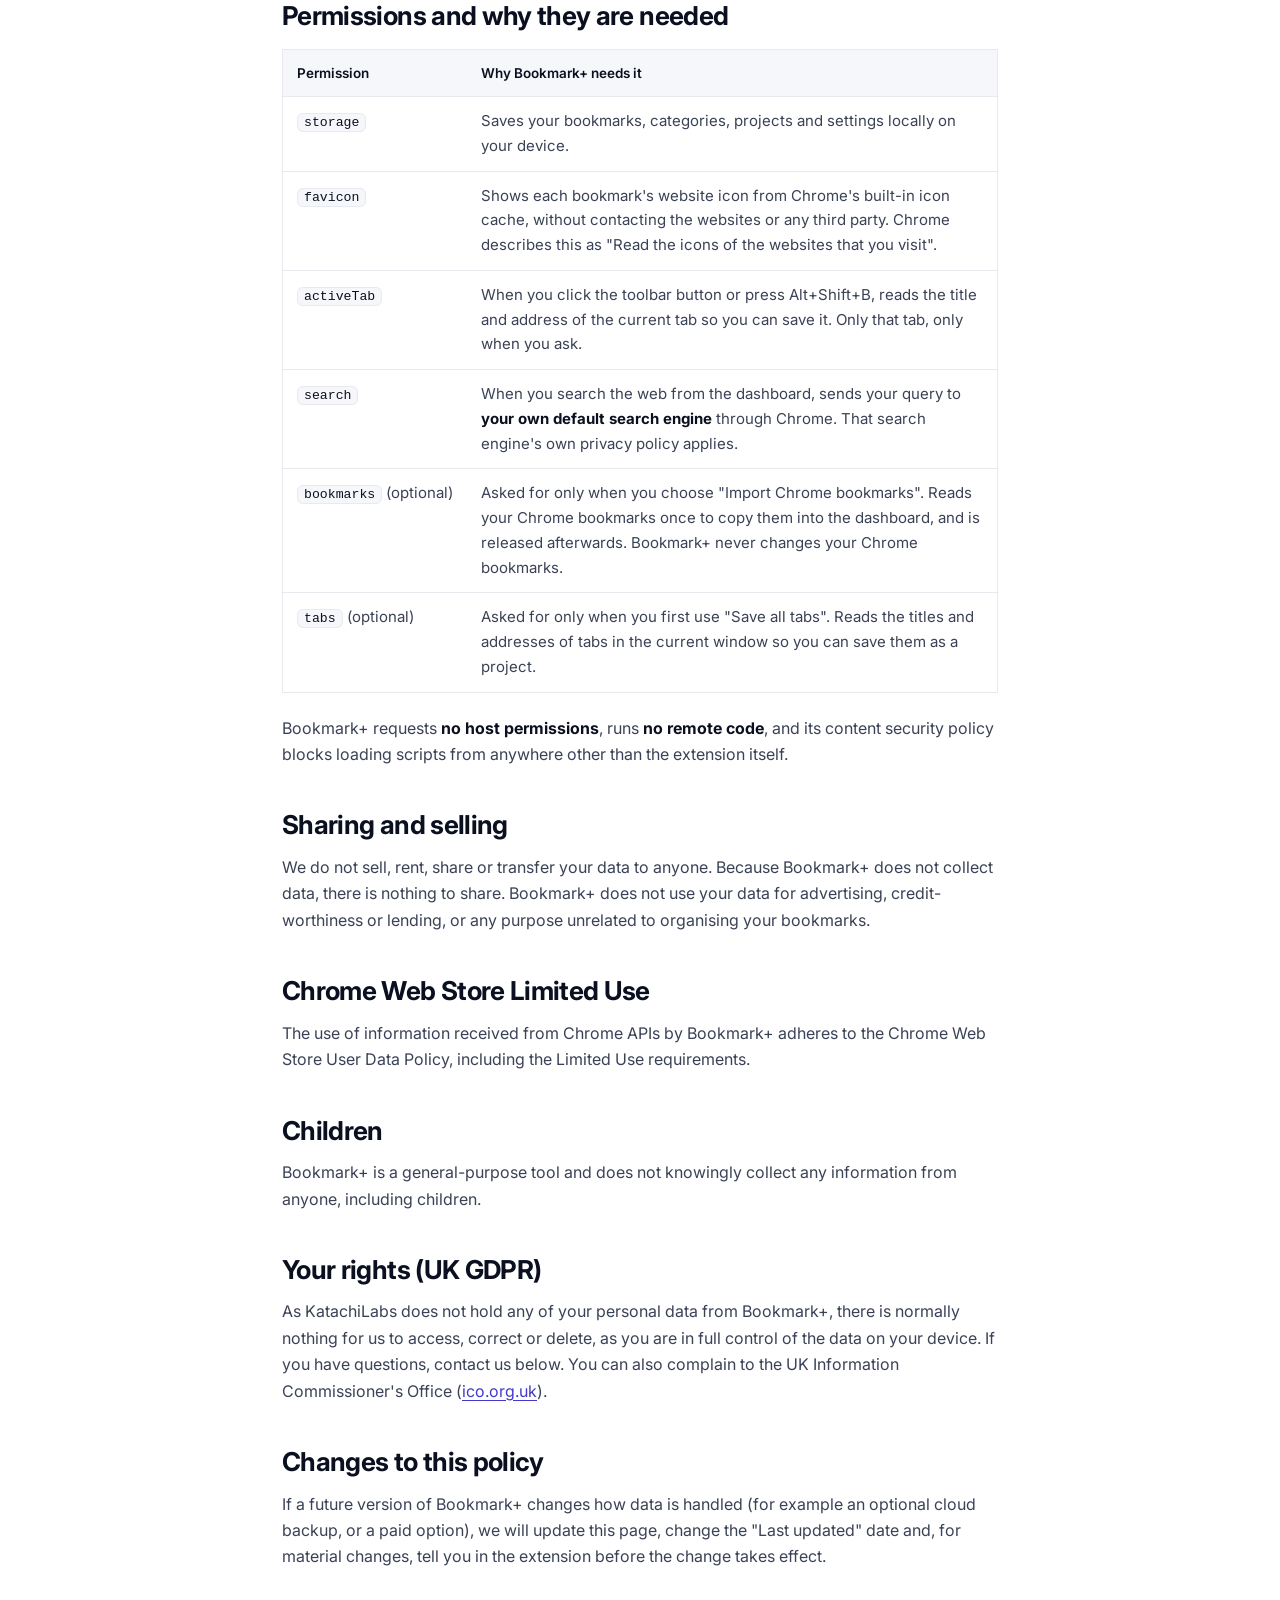
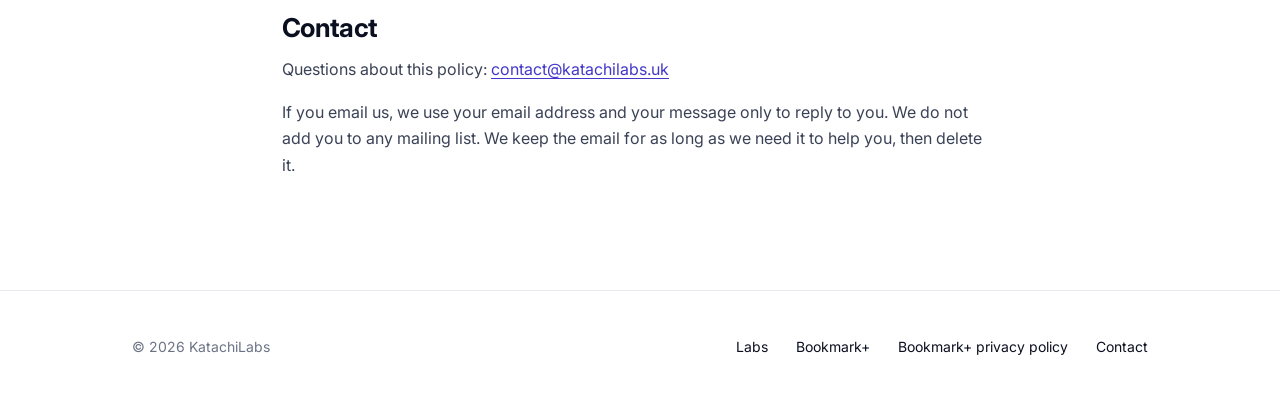
<file: bookmark-plus/privacy/index.html>
<!doctype html>
<html lang="en-GB"><head><meta charset="utf-8"><meta name="viewport" content="width=device-width,initial-scale=1">
<title>Bookmark+ Privacy Policy | KatachiLabs</title><meta name="theme-color" content="#ffffff">
<link rel="icon" href="/assets/favicon.svg" type="image/svg+xml">
<link rel="preconnect" href="https://fonts.googleapis.com"><link rel="preconnect" href="https://fonts.gstatic.com" crossorigin>
<link href="https://fonts.googleapis.com/css2?family=Inter:wght@400;500;600;700&display=swap" rel="stylesheet">
<link rel="stylesheet" href="/assets/tokens.css"><link rel="stylesheet" href="/assets/clean-slate.css"><link rel="canonical" href="https://katachilabs.uk/bookmark-plus/privacy/">
</head><body class="theme-light">
<a class="skip" href="#main">Skip to content</a>
<header class="site"><div class="wrap"><a class="logo" href="/" aria-label="KatachiLabs home"><i></i>KatachiLabs</a><nav aria-label="Main"><a href="/">Home</a><a href="/labs/">Labs</a><a href="/consultancy/">Consultancy</a><a href="/bookmark-plus/privacy/" aria-current="page">Privacy</a><a href="/contact/" class="c">Contact</a></nav></div></header>
<main id="main" class="wrap prose"><h1>Bookmark+ Privacy Policy</h1>
<p>Effective date: 24 October 2026 · Last updated: 25 October 2026</p>
<p>This policy explains how the Bookmark+ Chrome extension ("Bookmark+", "the extension"), made by KatachiLabs, handles your information. Published at https://katachilabs.uk/bookmark-plus/privacy/</p>
<h2>The short version</h2>
<ul>
<li>Bookmark+ does <strong>not collect, transmit or sell</strong> any of your data.</li>
<li>Everything you save (bookmarks, categories, projects and settings) is stored <strong>locally on your device</strong> in Chrome's extension storage (<code>chrome.storage.local</code>).</li>
<li>There is <strong>no account, no server, no analytics, no advertising and no tracking</strong>.</li>
<li>KatachiLabs never sees your bookmarks or browsing activity.</li>
</ul>
<h2>What data Bookmark+ handles</h2>
<p>Bookmark+ handles only the information you choose to put into it:</p>
<ul>
<li>Bookmarks you save (page titles, web addresses and any notes you add), categories, pins, favourites and projects.</li>
<li>Web addresses and titles of pages you choose to save: the page you are on, the web pages open in your current window when you use Save All Tabs, or your Chrome bookmarks when you import them. The Chrome Web Store calls this kind of information "web history". Bookmark+ keeps it only in local storage on your device and never sends it to KatachiLabs or anyone else. In this policy, "collect" means KatachiLabs receiving your data, which Bookmark+ never does.</li>
<li>How often you open each bookmark, so Favourites can show your most-used sites.</li>
<li>Your settings (for example theme, layout and column widths) and a note of when you last made a backup.</li>
<li>A temporary copy of your previous data when you import a backup file, so the import can be undone.</li>
</ul>
<p>This data is used only to show and organise your dashboard. It never leaves your device unless you choose to download a backup yourself.</p>
<p>When you open a bookmark, your browser visits that site as it normally would, and that site's own privacy policy applies.</p>
<h2>Where your data is stored</h2>
<ul>
<li><strong>Local storage only.</strong> Data is kept in <code>chrome.storage.local</code> on the computer where Bookmark+ is installed. Bookmark+ does <strong>not</strong> use Chrome Sync storage (<code>chrome.storage.sync</code>), so your data is not copied to your Google account or to other devices by the extension.</li>
<li><strong>Backups are yours.</strong> If you use <em>Download backup</em>, Bookmark+ creates a JSON file that you save wherever you choose. If you use <em>Restore from backup</em>, it reads a file you select. KatachiLabs never receives these files.</li>
<li><strong>Removing your data.</strong> Uninstalling Bookmark+ deletes its stored data from Chrome. Any backup files you exported remain where you saved them until you delete them.</li>
</ul>
<h2>Permissions and why they are needed</h2>
<table>
<thead>
<tr>
<th>Permission</th>
<th>Why Bookmark+ needs it</th>
</tr>
</thead>
<tbody>
<tr>
<td><code>storage</code></td>
<td>Saves your bookmarks, categories, projects and settings locally on your device.</td>
</tr>
<tr>
<td><code>favicon</code></td>
<td>Shows each bookmark's website icon from Chrome's built-in icon cache, without contacting the websites or any third party. Chrome describes this as "Read the icons of the websites that you visit".</td>
</tr>
<tr>
<td><code>activeTab</code></td>
<td>When you click the toolbar button or press Alt+Shift+B, reads the title and address of the current tab so you can save it. Only that tab, only when you ask.</td>
</tr>
<tr>
<td><code>search</code></td>
<td>When you search the web from the dashboard, sends your query to <strong>your own default search engine</strong> through Chrome. That search engine's own privacy policy applies.</td>
</tr>
<tr>
<td><code>bookmarks</code> (optional)</td>
<td>Asked for only when you choose "Import Chrome bookmarks". Reads your Chrome bookmarks once to copy them into the dashboard, and is released afterwards. Bookmark+ never changes your Chrome bookmarks.</td>
</tr>
<tr>
<td><code>tabs</code> (optional)</td>
<td>Asked for only when you first use "Save all tabs". Reads the titles and addresses of tabs in the current window so you can save them as a project.</td>
</tr>
</tbody>
</table>
<p>Bookmark+ requests <strong>no host permissions</strong>, runs <strong>no remote code</strong>, and its content security policy blocks loading scripts from anywhere other than the extension itself.</p>
<h2>Sharing and selling</h2>
<p>We do not sell, rent, share or transfer your data to anyone. Because Bookmark+ does not collect data, there is nothing to share. Bookmark+ does not use your data for advertising, credit-worthiness or lending, or any purpose unrelated to organising your bookmarks.</p>
<h2>Chrome Web Store Limited Use</h2>
<p>The use of information received from Chrome APIs by Bookmark+ adheres to the Chrome Web Store User Data Policy, including the Limited Use requirements.</p>
<h2>Children</h2>
<p>Bookmark+ is a general-purpose tool and does not knowingly collect any information from anyone, including children.</p>
<h2>Your rights (UK GDPR)</h2>
<p>As KatachiLabs does not hold any of your personal data from Bookmark+, there is normally nothing for us to access, correct or delete, as you are in full control of the data on your device. If you have questions, contact us below. You can also complain to the UK Information Commissioner's Office (<a href="https://ico.org.uk/">ico.org.uk</a>).</p>
<h2>Changes to this policy</h2>
<p>If a future version of Bookmark+ changes how data is handled (for example an optional cloud backup, or a paid option), we will update this page, change the "Last updated" date and, for material changes, tell you in the extension before the change takes effect.</p>
<h2>Contact</h2>
<p>Questions about this policy: <a href="mailto:contact@katachilabs.uk">contact@katachilabs.uk</a></p>
<p>If you email us, we use your email address and your message only to reply to you. We do not add you to any mailing list. We keep the email for as long as we need it to help you, then delete it.</p></main>
<footer class="site"><div class="wrap"><div>&copy; 2026 KatachiLabs</div>
<div class="l"><a href="/labs/">Labs</a><a href="/bookmark-plus/">Bookmark+</a><a href="/bookmark-plus/privacy/">Bookmark+ privacy policy</a><a href="/contact/">Contact</a></div></div></footer>
</body></html>
</file>
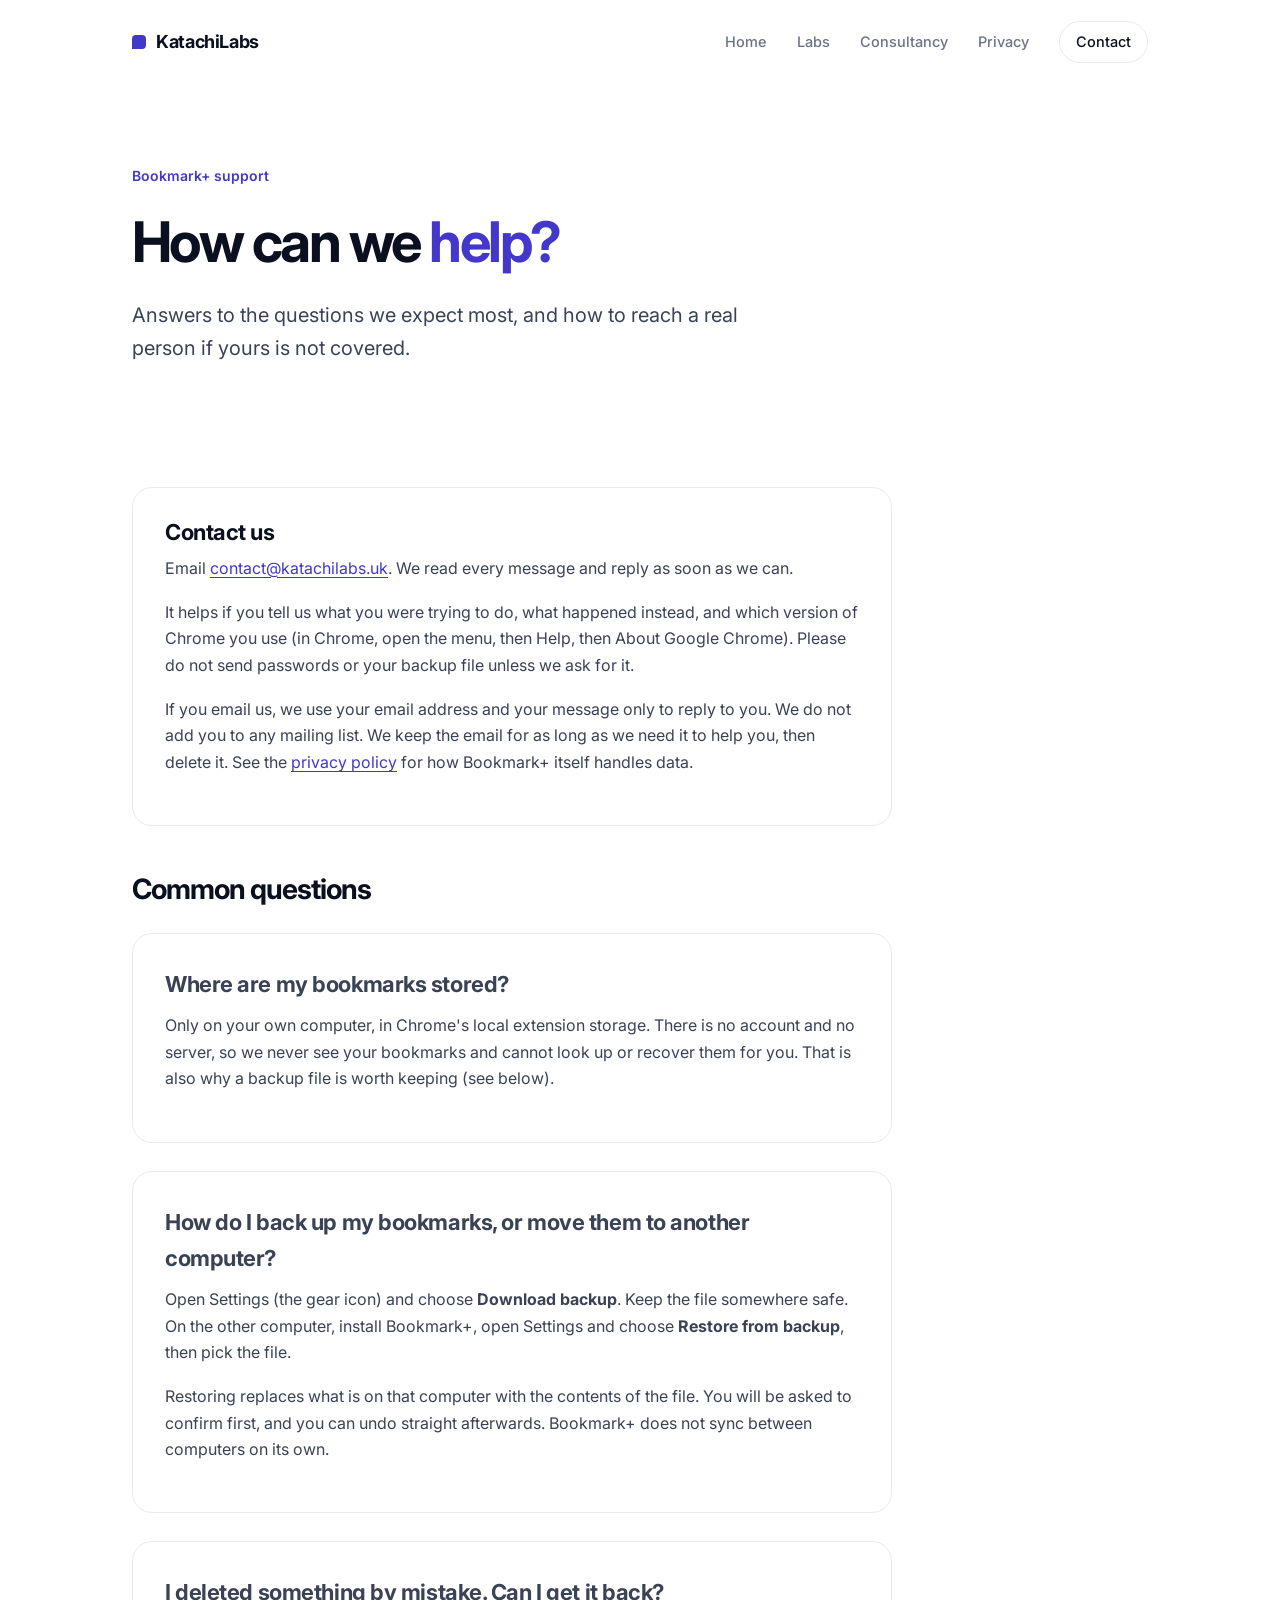
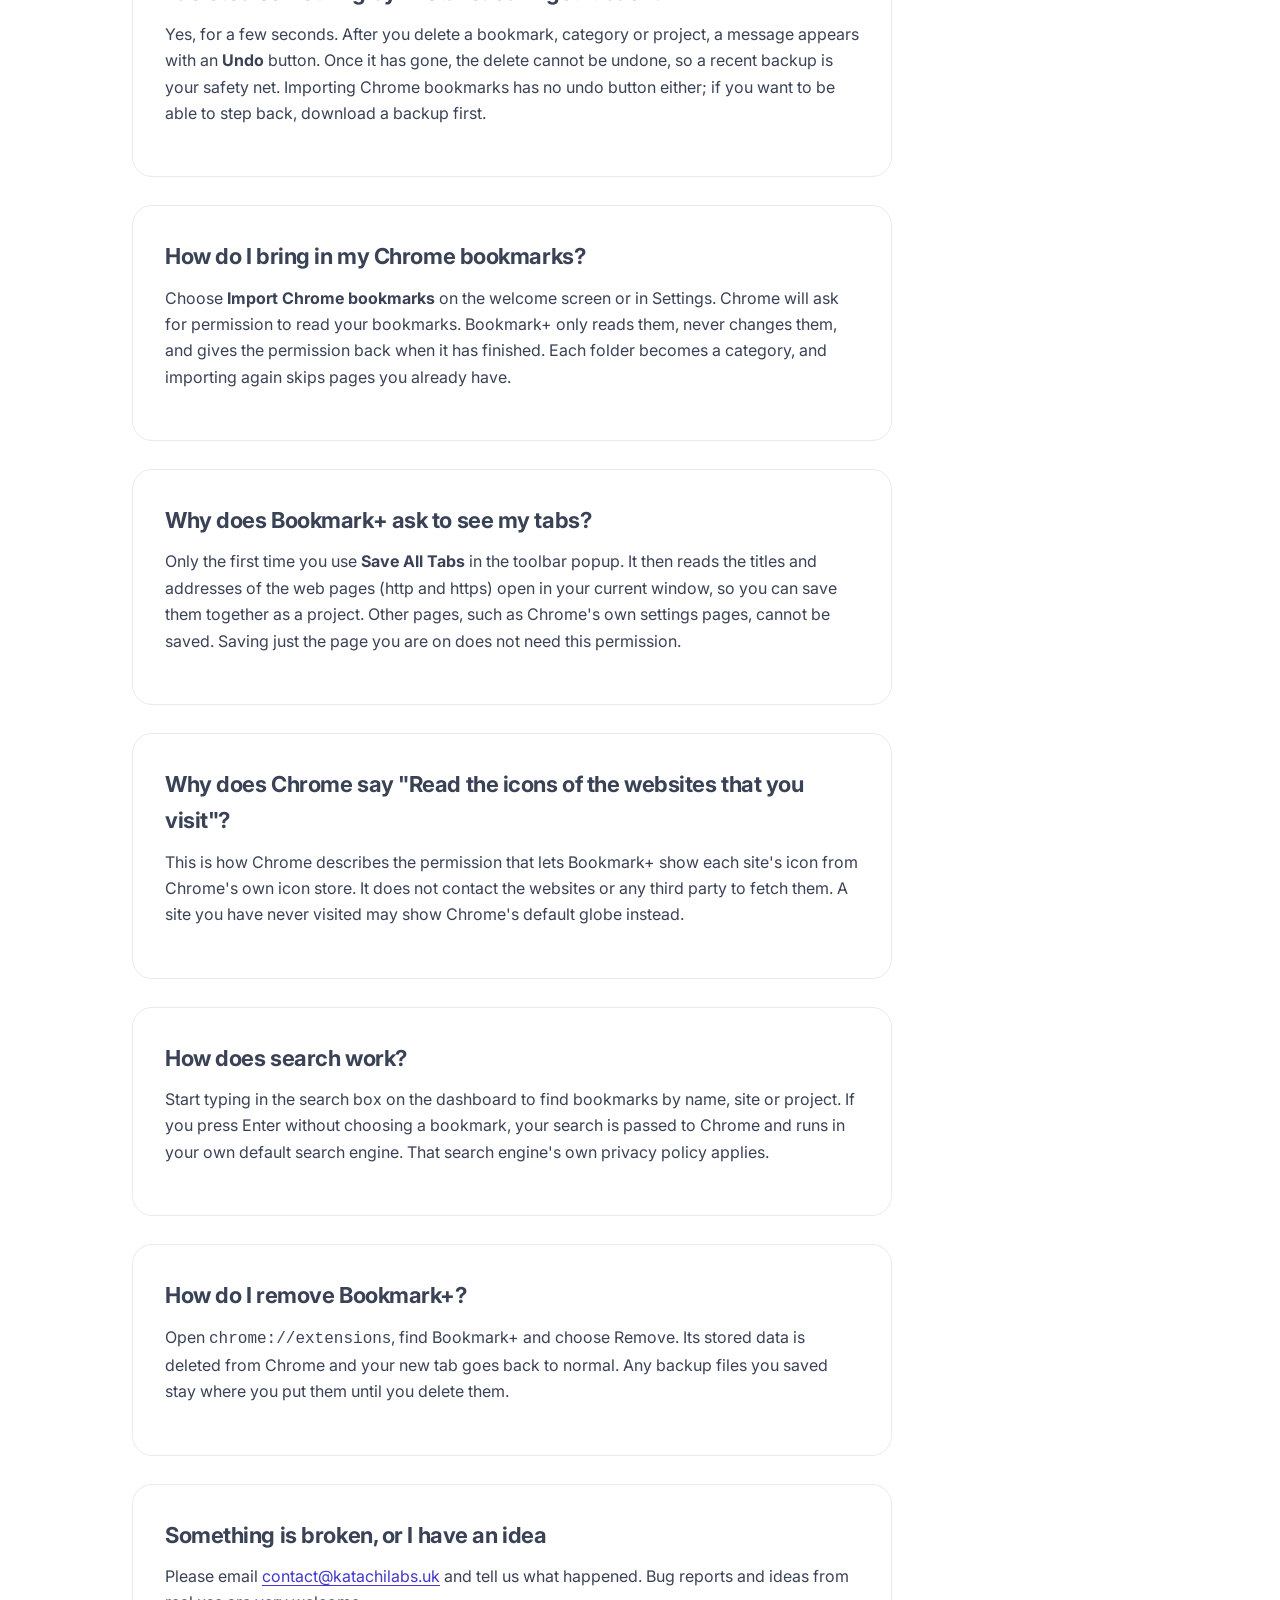
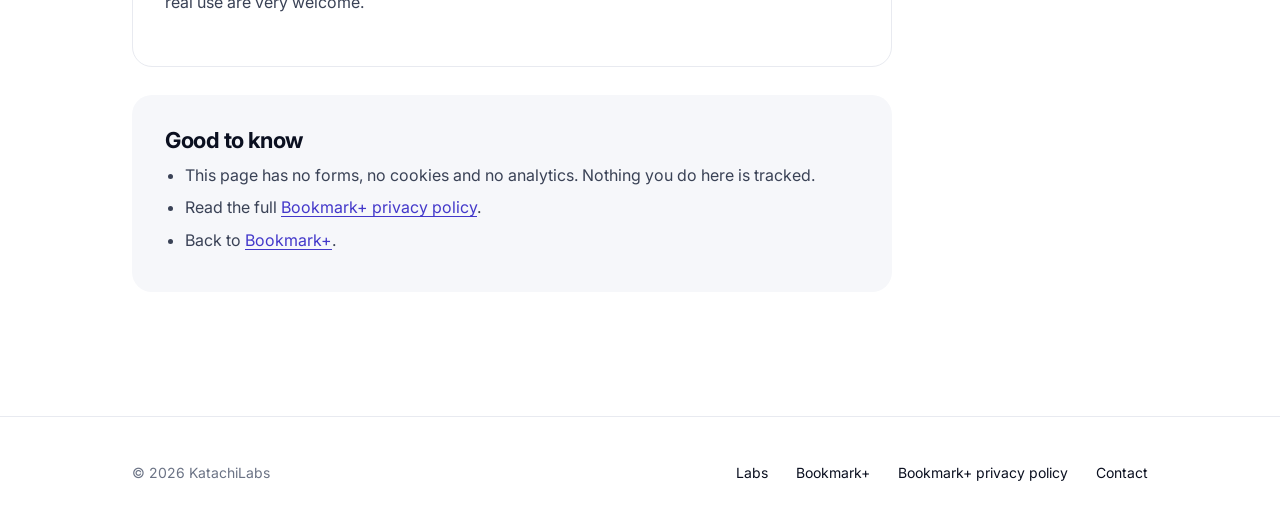
<file: bookmark-plus/support/index.html>
<!doctype html>
<html lang="en-GB"><head><meta charset="utf-8"><meta name="viewport" content="width=device-width,initial-scale=1">
<title>Bookmark+ Support | KatachiLabs</title><meta name="description" content="Help for Bookmark+, the calm bookmark dashboard for Chrome's new tab. Answers to common questions and how to contact KatachiLabs."><meta name="theme-color" content="#ffffff">
<link rel="icon" href="/assets/favicon.svg" type="image/svg+xml">
<link rel="preconnect" href="https://fonts.googleapis.com"><link rel="preconnect" href="https://fonts.gstatic.com" crossorigin>
<link href="https://fonts.googleapis.com/css2?family=Inter:wght@400;500;600;700&display=swap" rel="stylesheet">
<link rel="stylesheet" href="/assets/tokens.css"><link rel="stylesheet" href="/assets/clean-slate.css"><link rel="canonical" href="https://katachilabs.uk/bookmark-plus/support/">
</head><body class="theme-light">
<a class="skip" href="#main">Skip to content</a>
<header class="site"><div class="wrap"><a class="logo" href="/" aria-label="KatachiLabs home"><i></i>KatachiLabs</a><nav aria-label="Main"><a href="/">Home</a><a href="/labs/">Labs</a><a href="/consultancy/">Consultancy</a><a href="/bookmark-plus/privacy/">Privacy</a><a href="/contact/" class="c">Contact</a></nav></div></header>
<main id="main"><div class="wrap">
<div class="hero sm"><div class="kicker">Bookmark+ support</div><h1>How can we <em>help?</em></h1>
<p class="lead">Answers to the questions we expect most, and how to reach a real person if yours is not covered.</p></div>
<div class="page" style="padding-top:0">

<div class="card"><h2>Contact us</h2>
<p>Email <a class="inline" href="mailto:contact@katachilabs.uk">contact@katachilabs.uk</a>. We read every message and reply as soon as we can.</p>
<p>It helps if you tell us what you were trying to do, what happened instead, and which version of Chrome you use (in Chrome, open the menu, then Help, then About Google Chrome). Please do not send passwords or your backup file unless we ask for it.</p>
<p>If you email us, we use your email address and your message only to reply to you. We do not add you to any mailing list. We keep the email for as long as we need it to help you, then delete it. See the <a class="inline" href="/bookmark-plus/privacy/">privacy policy</a> for how Bookmark+ itself handles data.</p></div>

<h2 style="font-size:28px;margin:48px 0 8px">Common questions</h2>

<div class="card"><h3>Where are my bookmarks stored?</h3>
<p>Only on your own computer, in Chrome's local extension storage. There is no account and no server, so we never see your bookmarks and cannot look up or recover them for you. That is also why a backup file is worth keeping (see below).</p></div>

<div class="card"><h3>How do I back up my bookmarks, or move them to another computer?</h3>
<p>Open Settings (the gear icon) and choose <strong>Download backup</strong>. Keep the file somewhere safe. On the other computer, install Bookmark+, open Settings and choose <strong>Restore from backup</strong>, then pick the file.</p>
<p>Restoring replaces what is on that computer with the contents of the file. You will be asked to confirm first, and you can undo straight afterwards. Bookmark+ does not sync between computers on its own.</p></div>

<div class="card"><h3>I deleted something by mistake. Can I get it back?</h3>
<p>Yes, for a few seconds. After you delete a bookmark, category or project, a message appears with an <strong>Undo</strong> button. Once it has gone, the delete cannot be undone, so a recent backup is your safety net. Importing Chrome bookmarks has no undo button either; if you want to be able to step back, download a backup first.</p></div>

<div class="card"><h3>How do I bring in my Chrome bookmarks?</h3>
<p>Choose <strong>Import Chrome bookmarks</strong> on the welcome screen or in Settings. Chrome will ask for permission to read your bookmarks. Bookmark+ only reads them, never changes them, and gives the permission back when it has finished. Each folder becomes a category, and importing again skips pages you already have.</p></div>

<div class="card"><h3>Why does Bookmark+ ask to see my tabs?</h3>
<p>Only the first time you use <strong>Save All Tabs</strong> in the toolbar popup. It then reads the titles and addresses of the web pages (http and https) open in your current window, so you can save them together as a project. Other pages, such as Chrome's own settings pages, cannot be saved. Saving just the page you are on does not need this permission.</p></div>

<div class="card"><h3>Why does Chrome say "Read the icons of the websites that you visit"?</h3>
<p>This is how Chrome describes the permission that lets Bookmark+ show each site's icon from Chrome's own icon store. It does not contact the websites or any third party to fetch them. A site you have never visited may show Chrome's default globe instead.</p></div>

<div class="card"><h3>How does search work?</h3>
<p>Start typing in the search box on the dashboard to find bookmarks by name, site or project. If you press Enter without choosing a bookmark, your search is passed to Chrome and runs in your own default search engine. That search engine's own privacy policy applies.</p></div>

<div class="card"><h3>How do I remove Bookmark+?</h3>
<p>Open <code>chrome://extensions</code>, find Bookmark+ and choose Remove. Its stored data is deleted from Chrome and your new tab goes back to normal. Any backup files you saved stay where you put them until you delete them.</p></div>

<div class="card"><h3>Something is broken, or I have an idea</h3>
<p>Please email <a class="inline" href="mailto:contact@katachilabs.uk">contact@katachilabs.uk</a> and tell us what happened. Bug reports and ideas from real use are very welcome.</p></div>

<div class="card soft"><h2>Good to know</h2><ul>
<li>This page has no forms, no cookies and no analytics. Nothing you do here is tracked.</li>
<li>Read the full <a class="inline" href="/bookmark-plus/privacy/">Bookmark+ privacy policy</a>.</li>
<li>Back to <a class="inline" href="/bookmark-plus/">Bookmark+</a>.</li></ul></div>

</div></div></main>
<footer class="site"><div class="wrap"><div>&copy; 2026 KatachiLabs</div>
<div class="l"><a href="/labs/">Labs</a><a href="/bookmark-plus/">Bookmark+</a><a href="/bookmark-plus/privacy/">Bookmark+ privacy policy</a><a href="/contact/">Contact</a></div></div></footer>
</body></html>
</file>
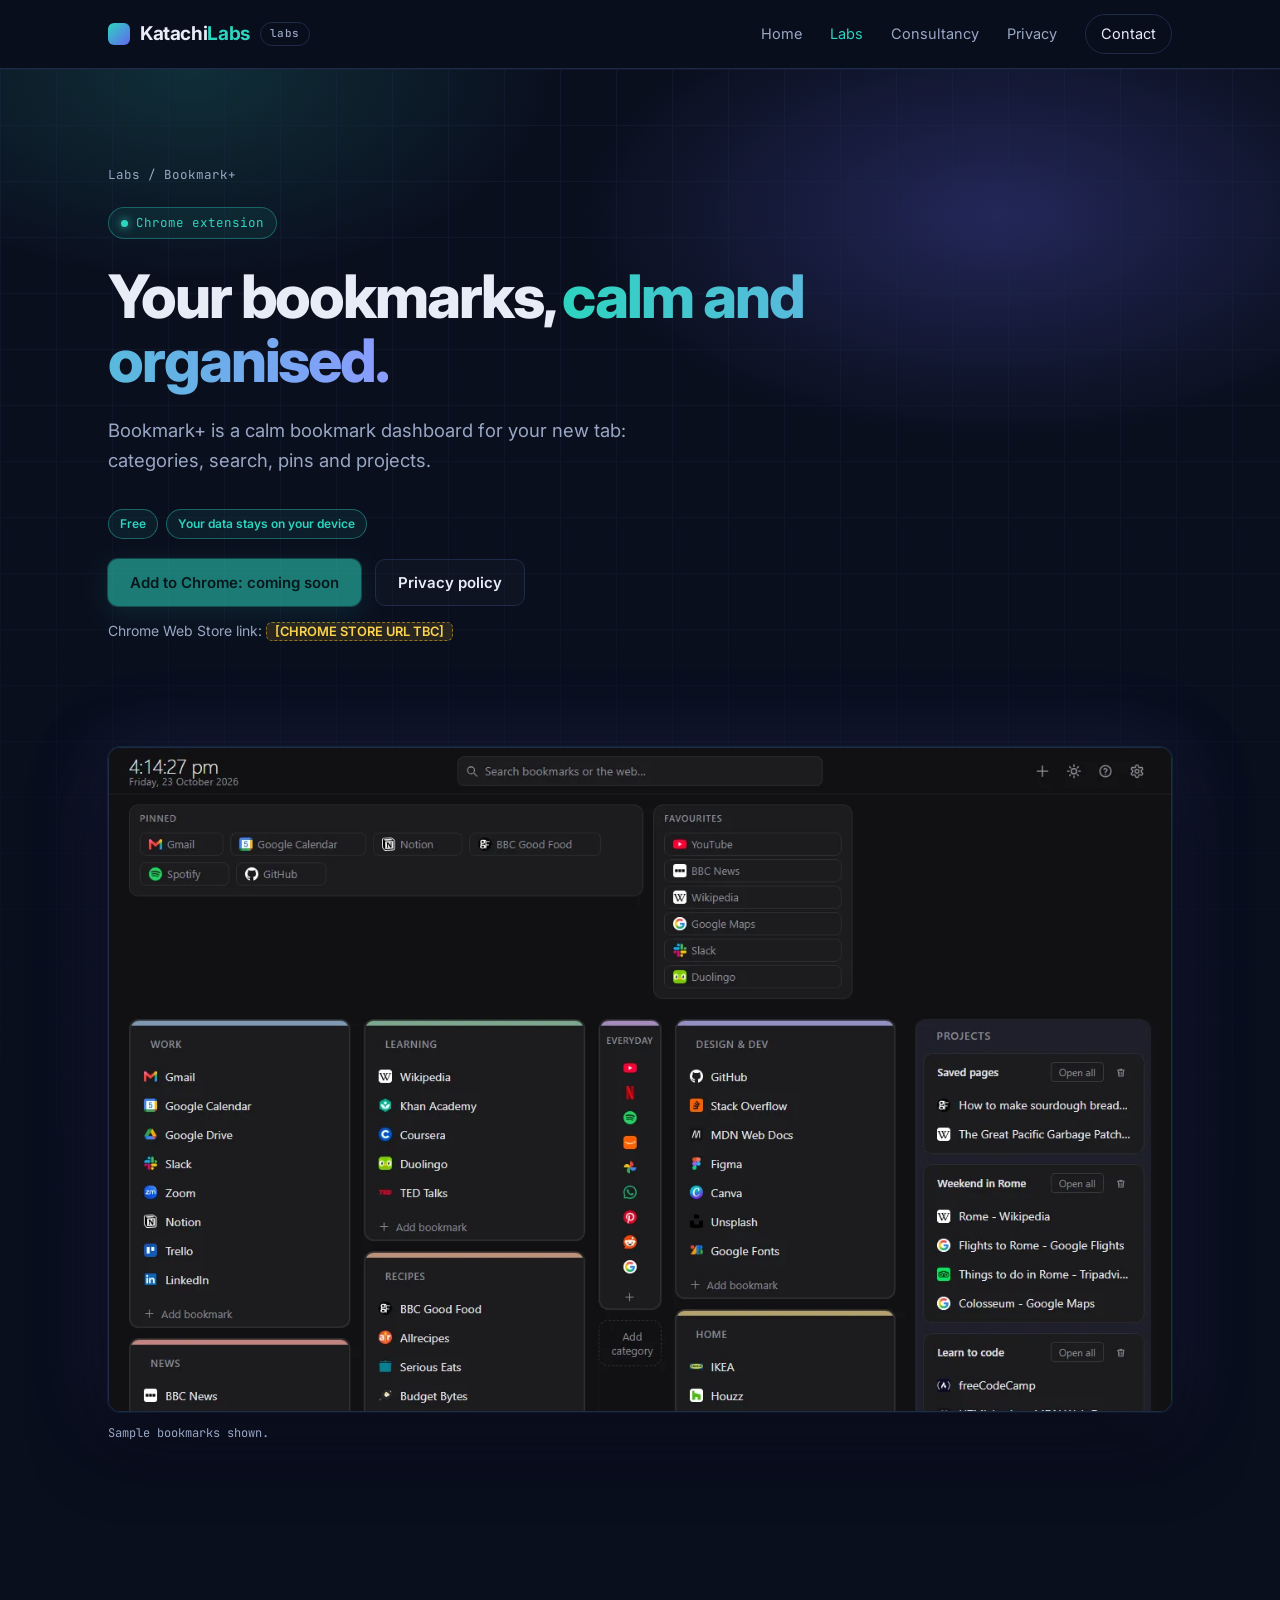
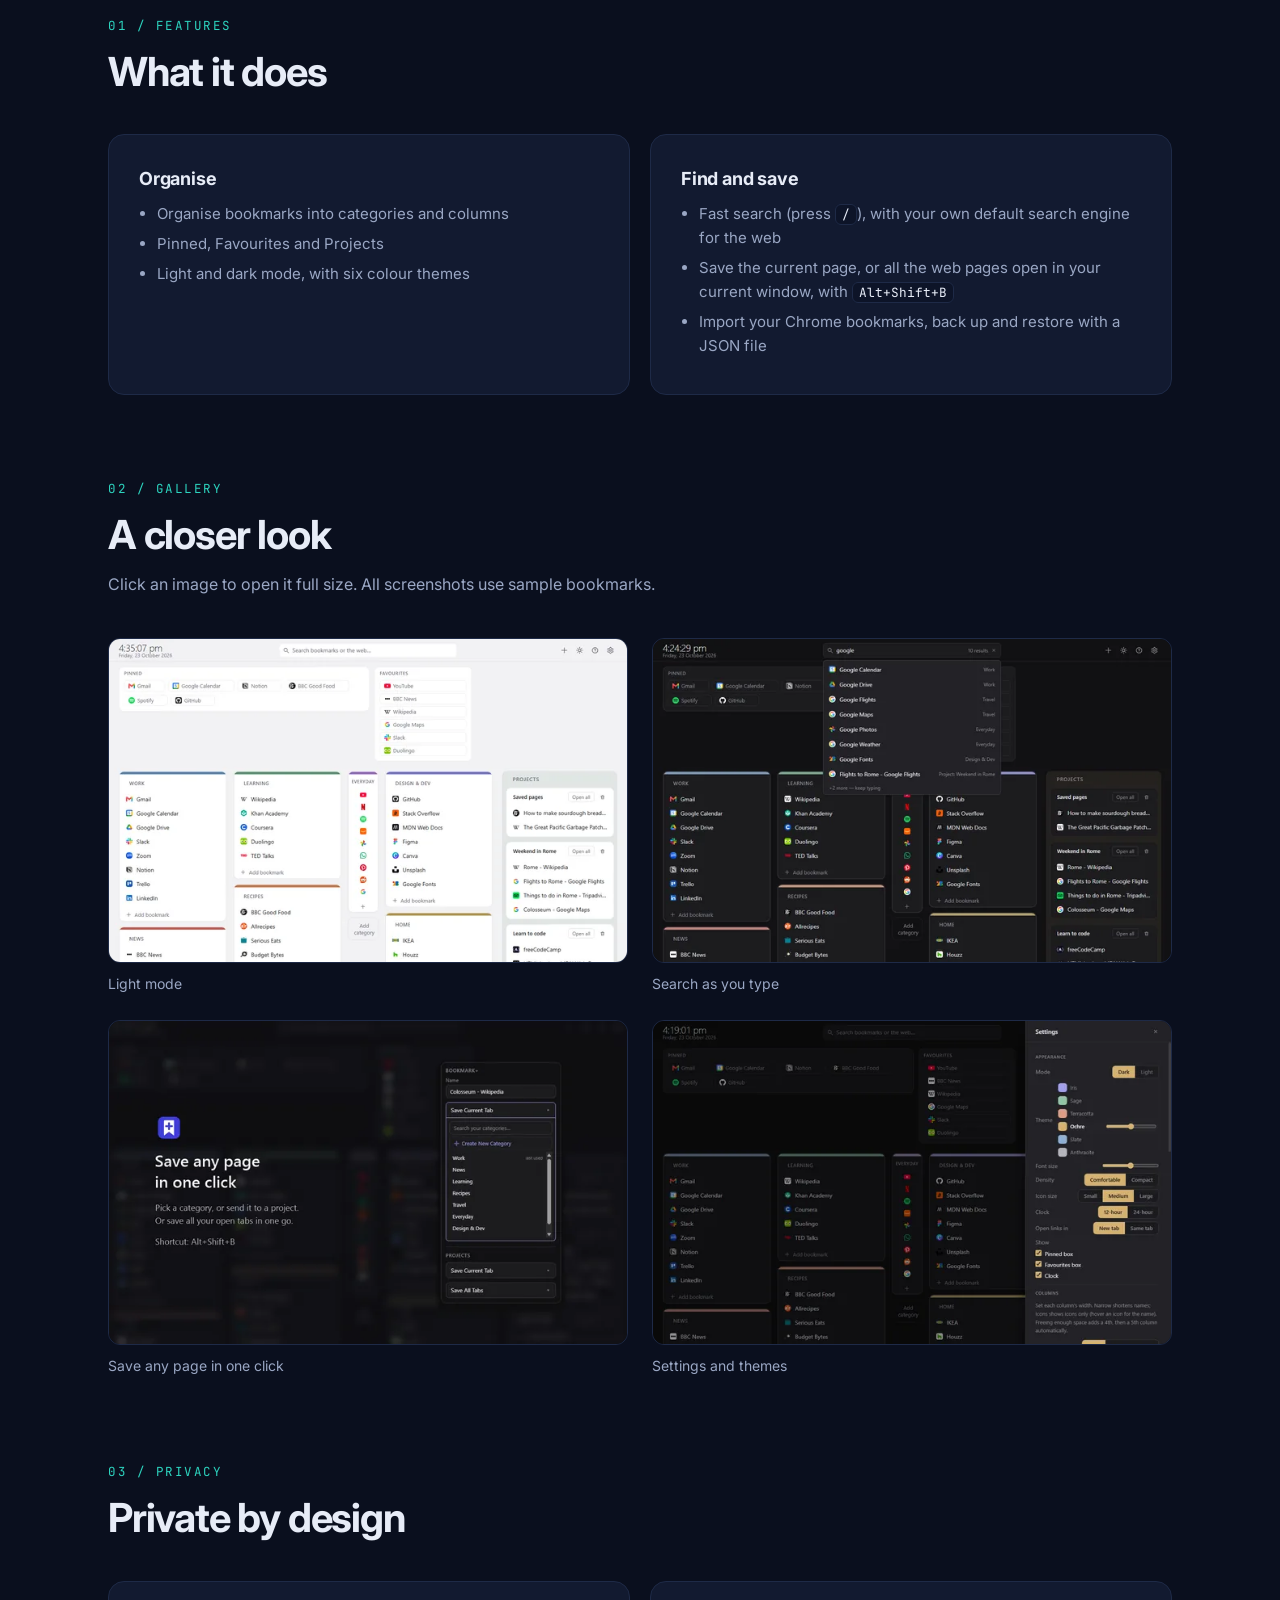
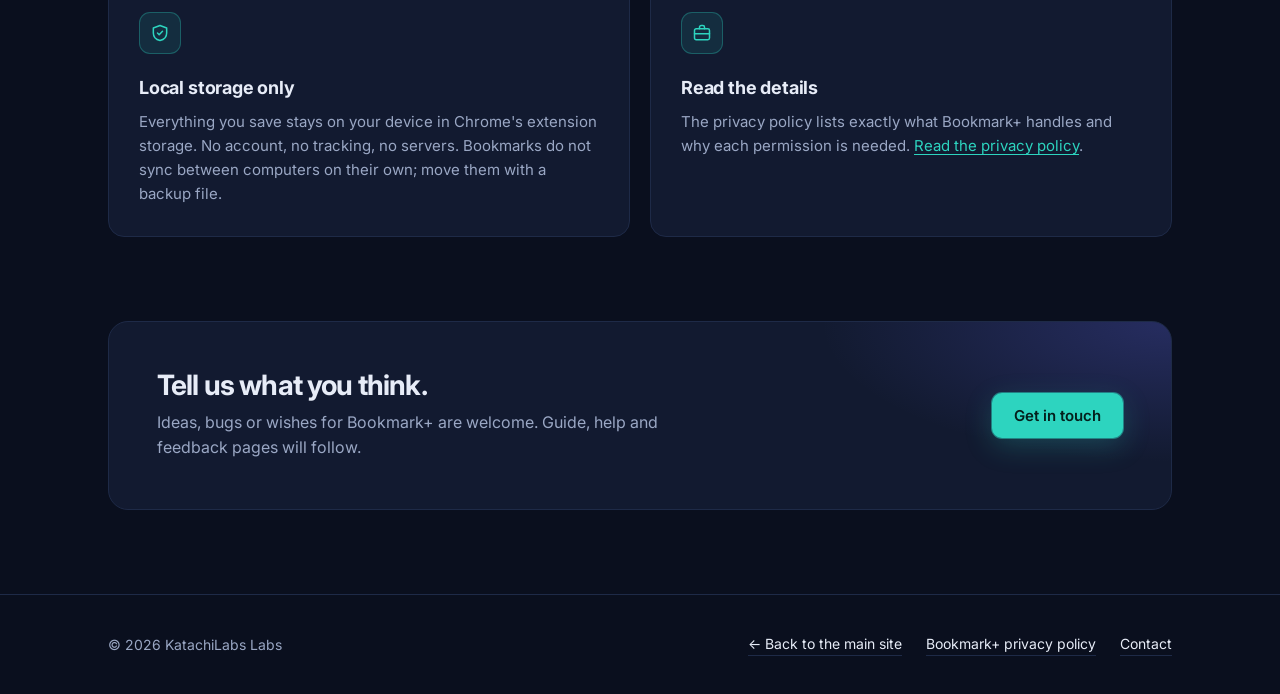
<file: labs/bookmark-plus/index.html>
<!doctype html>
<html lang="en-GB"><head><meta charset="utf-8"><meta name="viewport" content="width=device-width,initial-scale=1">
<title>Bookmark+ | KatachiLabs Labs</title><meta name="description" content="Bookmark+: a calm, private bookmark dashboard for Chrome's new tab."><meta name="theme-color" content="#0A0F1E">
<link rel="icon" href="/assets/favicon.svg" type="image/svg+xml">
<link rel="preconnect" href="https://fonts.googleapis.com"><link rel="preconnect" href="https://fonts.gstatic.com" crossorigin>
<link href="https://fonts.googleapis.com/css2?family=Inter:wght@400;500;600;700;800&family=JetBrains+Mono:wght@400;500&display=swap" rel="stylesheet">
<link rel="stylesheet" href="/assets/tokens.css"><link rel="stylesheet" href="/assets/midnight.css">
</head><body class="theme-dark dark">
<a class="skip" href="#main">Skip to content</a>
<header class="site"><div class="wrap"><a class="logo" href="/labs/" aria-label="KatachiLabs Labs home"><i></i><span>Katachi<b>Labs</b></span><small>labs</small></a><nav aria-label="Main"><a href="/">Home</a><a href="/labs/" aria-current="page">Labs</a><a href="/consultancy/">Consultancy</a><a href="/bookmark-plus/privacy/">Privacy</a><a href="/contact/" class="c">Contact</a></nav></div></header>
<main id="main">
<div class="hero one"><div class="wrap"><div>
<div class="crumb"><a href="/labs/">Labs</a> / Bookmark+</div>
<div class="eyebrow mono">Chrome extension</div>
<h1>Your bookmarks, <span>calm and organised.</span></h1>
<p class="lead">Bookmark+ is a calm bookmark dashboard for your new tab: categories, search, pins and projects.</p>
<div class="tags"><span class="tag a">Free</span><span class="tag a">Your data stays on your device</span></div>
<!-- TODO: replace with the Chrome Web Store listing URL once published -->
<div class="btns"><a class="btn p" href="#" aria-disabled="true">Add to Chrome: coming soon</a><a class="btn g" href="/bookmark-plus/privacy/">Privacy policy</a></div>
<p class="sub" style="font-size:14px">Chrome Web Store link: <span class="placeholder">[CHROME STORE URL TBC]</span></p></div>
<figure class="hero-img"><picture><source type="image/webp" srcset="/labs/bookmark-plus/img/dashboard-dark-640.webp 640w, /labs/bookmark-plus/img/dashboard-dark-1280.webp 1280w" sizes="(max-width:900px) 100vw, 1080px"><img src="/labs/bookmark-plus/img/dashboard-dark-1280.png" srcset="/labs/bookmark-plus/img/dashboard-dark-640.png 640w, /labs/bookmark-plus/img/dashboard-dark-1280.png 1280w" sizes="(max-width:900px) 100vw, 1080px" width="1280" height="800" alt="The Bookmark+ new-tab dashboard in dark mode, showing a search bar, pinned sites, favourites, colour-coded categories such as Work, Learning and Recipes, and a Projects column. Sample bookmarks." loading="eager" decoding="async"></picture><figcaption class="mono">Sample bookmarks shown.</figcaption></figure></div></div>

<section><div class="wrap"><div class="sec-label mono">01 / Features</div><h2>What it does</h2>
<div class="grid2">
<div class="pillar"><h3>Organise</h3><ul><li>Organise bookmarks into categories and columns</li><li>Pinned, Favourites and Projects</li><li>Light and dark mode, with six colour themes</li></ul></div>
<div class="pillar"><h3>Find and save</h3><ul><li>Fast search (press <kbd>/</kbd>), with your own default search engine for the web</li><li>Save the current page, or all the web pages open in your current window, with <kbd>Alt+Shift+B</kbd></li><li>Import your Chrome bookmarks, back up and restore with a JSON file</li></ul></div>
</div></div></section>

<section style="padding-top:0"><div class="wrap"><div class="sec-label mono">02 / Gallery</div><h2>A closer look</h2>
<p class="sub">Click an image to open it full size. All screenshots use sample bookmarks.</p>
<div class="gallery">
<figure><a href="/labs/bookmark-plus/img/dashboard-light-1280.png"><picture><source type="image/webp" srcset="/labs/bookmark-plus/img/dashboard-light-640.webp 640w, /labs/bookmark-plus/img/dashboard-light-1280.webp 1280w" sizes="(max-width:900px) 100vw, 540px"><img src="/labs/bookmark-plus/img/dashboard-light-1280.png" srcset="/labs/bookmark-plus/img/dashboard-light-640.png 640w, /labs/bookmark-plus/img/dashboard-light-1280.png 1280w" sizes="(max-width:900px) 100vw, 540px" width="1280" height="800" alt="The Bookmark+ new-tab dashboard in light mode with pinned sites, favourites, categories and projects. Sample bookmarks." loading="lazy" decoding="async"></picture></a><figcaption>Light mode</figcaption></figure>
<figure><a href="/labs/bookmark-plus/img/search-1280.png"><picture><source type="image/webp" srcset="/labs/bookmark-plus/img/search-640.webp 640w, /labs/bookmark-plus/img/search-1280.webp 1280w" sizes="(max-width:900px) 100vw, 540px"><img src="/labs/bookmark-plus/img/search-1280.png" srcset="/labs/bookmark-plus/img/search-640.png 640w, /labs/bookmark-plus/img/search-1280.png 1280w" sizes="(max-width:900px) 100vw, 540px" width="1280" height="800" alt="Searching for 'google' in Bookmark+ shows ten matching bookmarks from different categories and projects in a drop-down list." loading="lazy" decoding="async"></picture></a><figcaption>Search as you type</figcaption></figure>
<figure><a href="/labs/bookmark-plus/img/popup-1280.png"><picture><source type="image/webp" srcset="/labs/bookmark-plus/img/popup-640.webp 640w, /labs/bookmark-plus/img/popup-1280.webp 1280w" sizes="(max-width:900px) 100vw, 540px"><img src="/labs/bookmark-plus/img/popup-1280.png" srcset="/labs/bookmark-plus/img/popup-640.png 640w, /labs/bookmark-plus/img/popup-1280.png 1280w" sizes="(max-width:900px) 100vw, 540px" width="1280" height="800" alt="The Bookmark+ toolbar pop-up, with a category list for saving the current page and options to save to a project or save all open tabs. Shortcut Alt+Shift+B." loading="lazy" decoding="async"></picture></a><figcaption>Save any page in one click</figcaption></figure>
<figure><a href="/labs/bookmark-plus/img/settings-1280.png"><picture><source type="image/webp" srcset="/labs/bookmark-plus/img/settings-640.webp 640w, /labs/bookmark-plus/img/settings-1280.webp 1280w" sizes="(max-width:900px) 100vw, 540px"><img src="/labs/bookmark-plus/img/settings-1280.png" srcset="/labs/bookmark-plus/img/settings-640.png 640w, /labs/bookmark-plus/img/settings-1280.png 1280w" sizes="(max-width:900px) 100vw, 540px" width="1280" height="800" alt="The Bookmark+ settings panel, with options for light or dark mode, six colour themes, font size, density, icon size, clock format and column widths." loading="lazy" decoding="async"></picture></a><figcaption>Settings and themes</figcaption></figure>
</div></div></section>

<section style="padding-top:0"><div class="wrap"><div class="sec-label mono">03 / Privacy</div><h2>Private by design</h2>
<div class="grid2">
<div class="pillar"><div class="ico"><svg viewBox="0 0 24 24" aria-hidden="true"><path d="M12 3l8 3v6c0 4.5-3.2 8-8 9-4.8-1-8-4.5-8-9V6z"/><path d="M9 12l2 2 4-4"/></svg></div><h3>Local storage only</h3><p>Everything you save stays on your device in Chrome's extension storage. No account, no tracking, no servers. Bookmarks do not sync between computers on their own; move them with a backup file.</p></div>
<div class="pillar"><div class="ico"><svg viewBox="0 0 24 24" aria-hidden="true"><rect x="3" y="7" width="18" height="13" rx="2"/><path d="M9 7V5a2 2 0 012-2h2a2 2 0 012 2v2M3 13h18"/></svg></div><h3>Read the details</h3><p>The privacy policy lists exactly what Bookmark+ handles and why each permission is needed. <a class="inline" href="/bookmark-plus/privacy/">Read the privacy policy</a>.</p></div>
</div></div></section>

<div class="cta"><div class="wrap"><div class="box"><div><h2>Tell us what you think.</h2><p>Ideas, bugs or wishes for Bookmark+ are welcome. Guide, help and feedback pages will follow.</p></div><a class="btn p" href="/contact/">Get in touch</a></div></div></div>
</main>
<footer class="site"><div class="wrap"><div>&copy; 2026 KatachiLabs Labs</div>
<div class="l"><a href="/">&larr; Back to the main site</a><a href="/bookmark-plus/privacy/">Bookmark+ privacy policy</a><a href="/contact/">Contact</a></div></div></footer>
</body></html>
</file>
<file: assets/tokens.css>
/* Shared design tokens: fonts, brand accents, shape. Loaded by both themes. */
:root{
  --font-sans:Inter,system-ui,-apple-system,"Segoe UI",Roboto,sans-serif;
  --font-mono:"JetBrains Mono",ui-monospace,Menlo,Consolas,monospace;
  --brand-indigo:#4338CA;      /* Clean Slate accent */
  --brand-indigo-light:#6366F1;/* Midnight secondary accent */
  --brand-teal:#2DD4BF;        /* Midnight primary accent */
  --brand-ink:#0B1020;
  --brand-night:#0A0F1E;
  --radius-pill:99px;
  --radius-card:20px;
}
*{box-sizing:border-box;margin:0}
html{-webkit-text-size-adjust:100%}
a{color:inherit;text-decoration:none}
img,svg{max-width:100%}
.skip{position:absolute;left:-999px;top:0;background:#fff;color:#000;padding:8px 12px;z-index:99}
.skip:focus{left:8px;top:8px}
.placeholder{background:#FFF4CC;color:#5B4A00;border:1px dashed #D4A800;border-radius:6px;padding:1px 8px;font-weight:600;font-size:.92em}
.dark .placeholder,.theme-dark .placeholder{background:rgba(251,191,36,.12);color:#FCD34D;border-color:rgba(251,191,36,.5)}
</file>
<file: assets/clean-slate.css>
/* Clean Slate theme: main site (front of house) */
:root{--ink:#0B1020;--text:#3A4256;--muted:#6B7385;--line:#E8EAF0;--soft:#F6F7FA;--accent:#4338CA;--accent-soft:#EEF0FF}
body{font-family:var(--font-sans);background:#fff;color:var(--text);line-height:1.65;-webkit-font-smoothing:antialiased;font-size:16px}
.wrap{max-width:1080px;margin:0 auto;padding:0 32px}
header.site .wrap{display:flex;align-items:center;justify-content:space-between;height:84px;gap:24px}
.logo{font-weight:700;font-size:18px;color:var(--ink);letter-spacing:-.02em;display:flex;align-items:center;gap:10px}
.logo i{width:14px;height:14px;background:var(--accent);border-radius:4px 4px 4px 0;display:inline-block}
nav{display:flex;gap:30px;font-size:14.5px;color:var(--muted);font-weight:500;align-items:center}
nav a:hover,nav a[aria-current]{color:var(--ink)}
nav a[aria-current]:not(.c){box-shadow:0 2px 0 var(--accent);padding-bottom:3px}
nav a.c{color:var(--ink);border:1px solid var(--line);padding:8px 16px;border-radius:99px}
nav a.c:hover,nav a.c[aria-current]{border-color:var(--ink)}
a:focus-visible{outline:2px solid var(--accent);outline-offset:3px;border-radius:4px}
.hero{padding-block:104px 88px;max-width:860px}
.kicker{font-size:14px;font-weight:600;color:var(--accent);margin-bottom:26px}
h1{font-size:clamp(38px,6.6vw,78px);line-height:1.04;letter-spacing:-.045em;color:var(--ink);font-weight:700}
h1 em{font-style:normal;color:var(--accent)}
.hero.sm{padding-block:80px 56px}
.hero.sm h1{font-size:clamp(34px,5vw,56px)}
.lead{font-size:20px;color:var(--text);max-width:620px;margin:28px 0 38px}
.btns{display:flex;gap:12px;flex-wrap:wrap;align-items:center}
.btn{font-weight:600;font-size:15px;padding:14px 24px;border-radius:99px;transition:.2s;display:inline-block;line-height:1.3}
.btn.p{background:var(--ink);color:#fff}.btn.p:hover{background:var(--accent)}
.btn.t{color:var(--ink);padding-left:12px}.btn.t:hover{color:var(--accent)}
.btn[aria-disabled=true]{opacity:.6;cursor:not-allowed;pointer-events:none}
hr{border:0;border-top:1px solid var(--line)}
.sec{padding-block:88px}
.label{font-size:13px;font-weight:600;color:var(--muted);letter-spacing:.04em;margin-bottom:18px}
h2{font-size:clamp(28px,4vw,46px);letter-spacing:-.035em;line-height:1.1;color:var(--ink);font-weight:700;max-width:680px}
.product{margin-top:44px;background:var(--soft);border-radius:28px;padding:56px;display:grid;grid-template-columns:1fr 1fr;gap:48px;align-items:center}
.pills{display:flex;gap:8px;margin-bottom:22px;flex-wrap:wrap}
.pill{font-size:12.5px;font-weight:600;padding:5px 12px;border-radius:99px;background:#fff;border:1px solid var(--line);color:var(--muted)}
.pill.a{background:var(--accent-soft);border-color:#DADDFB;color:var(--accent)}
.product h3{font-size:36px;letter-spacing:-.03em;color:var(--ink);margin-bottom:14px}
.product p{margin-bottom:28px;max-width:440px}
.shot{background:#fff;border-radius:18px;box-shadow:0 1px 2px rgba(11,16,32,.05),0 24px 48px -12px rgba(11,16,32,.14);padding:20px;border:1px solid var(--line)}
.shot .dots{display:flex;gap:6px;margin-bottom:16px}.shot .dots i{width:9px;height:9px;border-radius:50%;background:var(--line)}
.shot .s{height:34px;border-radius:99px;background:var(--soft);font-size:12.5px;color:var(--muted);padding:7px 16px;margin-bottom:14px}
.shot .g{display:grid;grid-template-columns:repeat(4,1fr);gap:10px}
.shot .g b{aspect-ratio:1;border-radius:12px;background:var(--soft)}
.shot .g b:nth-child(2),.shot .g b:nth-child(7){background:var(--accent-soft)}
.shot .g b:nth-child(5){background:var(--accent)}
.cols{display:grid;grid-template-columns:repeat(3,1fr);gap:48px;margin-top:56px}
.col{border-top:1px solid var(--ink);padding-top:22px}
.col .n{font-size:13px;font-weight:600;color:var(--accent);margin-bottom:16px;display:block}
.col h3{font-size:21px;color:var(--ink);letter-spacing:-.02em;margin-bottom:10px}
.col p{font-size:15.5px;color:var(--text)}
.col .more{display:inline-block;margin-top:14px;font-weight:600;font-size:14.5px;color:var(--accent)}
.col .more:hover{text-decoration:underline}
/* Labs bridge: a dark card on the light site that previews the Labs theme */
.labsband{background:#0A0F1E;color:#E7ECF7;border-radius:28px;padding:56px;display:grid;grid-template-columns:1.2fr 1fr;gap:40px;align-items:center;
  background-image:radial-gradient(420px 220px at 90% 0,rgba(99,102,241,.35),transparent 70%),radial-gradient(360px 200px at 0 100%,rgba(45,212,191,.16),transparent 70%)}
.labsband .tagline{font-family:var(--font-mono);font-size:12.5px;color:#2DD4BF;letter-spacing:.1em;text-transform:uppercase;margin-bottom:16px}
.labsband h2{color:#fff;font-size:clamp(26px,3.4vw,38px)}
.labsband p{color:#9AA7C4;margin:16px 0 28px;max-width:480px}
.labsband .btn{background:#2DD4BF;color:#04201C}.labsband .btn:hover{background:#fff}
.labsband pre{font-family:var(--font-mono);font-size:13px;line-height:1.9;color:#C8D3EE;background:rgba(13,19,38,.85);border:1px solid #1E2A47;border-radius:14px;padding:20px;white-space:pre-wrap;overflow:hidden}
.labsband pre .k{color:#2DD4BF}.labsband pre .c{color:#5F6F94}.labsband pre .v{color:#A5B4FC}
.cta{padding-bottom:88px}
.cta .box{border-radius:28px;background:var(--accent);color:#fff;padding:64px;display:flex;justify-content:space-between;align-items:center;gap:32px}
.cta h2{color:#fff;font-size:36px}
.cta p{color:#DCDEFF;margin-top:12px;max-width:480px}
.cta .btn{background:#fff;color:var(--accent);white-space:nowrap}.cta .btn:hover{background:var(--ink);color:#fff}
/* simple content pages */
.page{padding-block:24px 96px;max-width:760px}
.page p{margin-bottom:18px}
.card{border:1px solid var(--line);border-radius:20px;padding:32px;margin:28px 0;background:#fff}
.card h2,.card h3{font-size:22px;letter-spacing:-.02em;margin-bottom:10px}
.card.soft{background:var(--soft);border-color:transparent}
.card ul{padding-left:20px}.card li{margin:6px 0}
.page a.inline,.prose a{color:var(--accent);text-decoration:underline;text-underline-offset:3px}
/* privacy policy prose */
.prose{max-width:780px;padding-block:56px 96px}
.prose h1{font-size:clamp(32px,4.6vw,48px);letter-spacing:-.04em;margin-bottom:18px}
.prose h2{font-size:26px;letter-spacing:-.025em;margin:44px 0 14px;max-width:none}
.prose p{margin:0 0 16px}
.prose ul{margin:0 0 18px;padding-left:22px}.prose li{margin:8px 0}
.prose strong{color:var(--ink)}
.prose code,.prose kbd{font-family:var(--font-mono);font-size:.88em;background:var(--soft);border:1px solid var(--line);border-radius:6px;padding:1px 6px;color:var(--ink);overflow-wrap:anywhere}
.prose table{border-collapse:collapse;width:100%;margin:18px 0 22px;font-size:15px;border:1px solid var(--line);border-radius:12px}
.prose th,.prose td{border-bottom:1px solid var(--line);padding:12px 14px;text-align:left;vertical-align:top}
.prose th{background:var(--soft);color:var(--ink);font-weight:600;font-size:13.5px}
.prose td:first-child{white-space:nowrap}
.prose tr:last-child td{border-bottom:0}
footer.site{border-top:1px solid var(--line);padding:44px 0;font-size:14px;color:var(--muted)}
footer.site .wrap{display:flex;justify-content:space-between;flex-wrap:wrap;gap:18px}
footer.site .l{display:flex;gap:28px;flex-wrap:wrap}footer.site a{color:var(--ink)}footer.site a:hover{color:var(--accent)}
@media(max-width:860px){.product{grid-template-columns:1fr;padding:36px}.cols{grid-template-columns:1fr;gap:32px}.cta .box{flex-direction:column;align-items:flex-start;padding:40px}.labsband{grid-template-columns:1fr;padding:36px}}
@media(max-width:640px){
  .wrap{padding:0 20px}
  header.site .wrap{height:auto;flex-wrap:wrap;padding-top:16px;padding-bottom:8px;gap:8px 16px}
  nav{width:100%;gap:18px;overflow-x:auto;padding:8px 0 10px;font-size:14px;white-space:nowrap}
  nav a.c{padding:6px 14px}
  .hero{padding-block:56px 48px}.hero.sm{padding-block:48px 32px}.sec{padding-block:56px}.product{padding:24px;border-radius:22px}.cta{padding-bottom:56px}
  .lead{font-size:18px}.cta .box{padding:28px;border-radius:22px}.labsband{padding:26px;border-radius:22px}
  .prose{padding-block:32px 64px}.prose th,.prose td{padding:10px}.prose td:first-child{white-space:normal}
  .card{padding:22px}
}
.prose td code{overflow-wrap:normal}
@media(max-width:640px){.prose td:first-child{min-width:104px}.prose td code{font-size:.82em;padding:1px 4px}}
.promo{display:flex;justify-content:center}
.promo img{width:100%;max-width:440px;height:auto;border-radius:20px;box-shadow:0 1px 2px rgba(11,16,32,.05),0 24px 48px -12px rgba(11,16,32,.2)}
.hero-shot{margin:0 0 72px}
.hero-shot img,.gallery img{display:block;width:100%;height:auto;border-radius:16px;border:1px solid var(--line);box-shadow:0 1px 2px rgba(11,16,32,.05),0 24px 48px -12px rgba(11,16,32,.16)}
.hero-shot figcaption{font-size:13px;color:var(--muted);margin-top:12px}
.checks{list-style:none;padding:0;margin-top:40px;display:grid;grid-template-columns:1fr 1fr;gap:12px 32px}
.checks li{padding-left:28px;position:relative}
.checks li:before{content:"";position:absolute;left:4px;top:.55em;width:10px;height:6px;border-left:2px solid var(--accent);border-bottom:2px solid var(--accent);transform:rotate(-45deg)}
.col kbd{font-family:var(--font-mono);font-size:.85em;background:var(--soft);border:1px solid var(--line);border-radius:6px;padding:1px 6px;color:var(--ink)}
.pills{margin-bottom:28px}
@media(max-width:640px){.checks{grid-template-columns:1fr}.hero-shot{margin-bottom:40px}}
@media(max-width:420px){nav{gap:13px;font-size:13.5px}nav a.c{padding:5px 11px}}
.card ol.areas{padding-left:22px;margin-top:12px}.card ol.areas li{margin:12px 0}.card ol.areas strong{color:var(--ink)}
</file>
<file: assets/midnight.css>
/* Midnight Studio theme: Labs (builders and community) */
:root{--bg:#0A0F1E;--bg2:#0F1629;--card:#121A30;--line:#1E2A47;--text:#E7ECF7;--muted:#9AA7C4;--accent:#2DD4BF;--accent2:#6366F1}
body{font-family:var(--font-sans);background:var(--bg);color:var(--text);line-height:1.6;-webkit-font-smoothing:antialiased;font-size:16px}
.wrap{max-width:1120px;margin:0 auto;padding:0 28px}
.mono{font-family:var(--font-mono)}
a:focus-visible{outline:2px solid var(--accent);outline-offset:3px;border-radius:4px}
header.site{position:sticky;top:0;z-index:5;background:rgba(10,15,30,.85);backdrop-filter:blur(10px);-webkit-backdrop-filter:blur(10px);border-bottom:1px solid var(--line)}
header.site .wrap{display:flex;align-items:center;justify-content:space-between;height:68px;gap:24px}
.logo{font-weight:700;font-size:19px;letter-spacing:-.02em;display:flex;align-items:center;gap:10px}
.logo i{width:22px;height:22px;border-radius:6px;background:linear-gradient(135deg,var(--accent),var(--accent2));display:inline-block}
.logo b{color:var(--accent);font-weight:700}
.logo small{font-family:var(--font-mono);font-size:11px;font-weight:500;color:var(--muted);border:1px solid var(--line);border-radius:99px;padding:2px 9px;letter-spacing:.04em}
nav{display:flex;gap:28px;font-size:14.5px;color:var(--muted);align-items:center}
nav a:hover{color:var(--text)}
nav a[aria-current]{color:var(--accent)}
nav a.c{border:1px solid var(--line);padding:7px 15px;border-radius:99px;color:var(--text)}
nav a.c:hover,nav a.c[aria-current]{border-color:var(--accent)}
.hero{position:relative;overflow:hidden;padding:96px 0 88px;background:
radial-gradient(600px 320px at 78% 10%,rgba(99,102,241,.28),transparent 70%),
radial-gradient(520px 300px at 15% 0%,rgba(45,212,191,.16),transparent 70%)}
.hero:before{content:"";position:absolute;inset:0;background-image:linear-gradient(var(--line) 1px,transparent 1px),linear-gradient(90deg,var(--line) 1px,transparent 1px);background-size:56px 56px;opacity:.35;-webkit-mask-image:linear-gradient(#000,transparent 85%);mask-image:linear-gradient(#000,transparent 85%)}
.hero .wrap{position:relative;display:grid;grid-template-columns:1.25fr 1fr;gap:56px;align-items:center}
.hero.one .wrap{grid-template-columns:1fr;max-width:900px}
.eyebrow{display:inline-flex;align-items:center;gap:8px;font-size:12.5px;color:var(--accent);border:1px solid rgba(45,212,191,.35);background:rgba(45,212,191,.08);padding:5px 12px;border-radius:99px;margin-bottom:26px}
.eyebrow:before{content:"";width:7px;height:7px;border-radius:50%;background:var(--accent);box-shadow:0 0 10px var(--accent)}
h1{font-size:clamp(34px,5.4vw,60px);line-height:1.06;letter-spacing:-.035em;font-weight:800}
h1 span{background:linear-gradient(90deg,var(--accent),#8B9BFF);-webkit-background-clip:text;background-clip:text;color:transparent}
.lead{color:var(--muted);font-size:18.5px;max-width:560px;margin:24px 0 34px}
.btns{display:flex;gap:14px;flex-wrap:wrap}
.btn{display:inline-flex;align-items:center;gap:8px;font-weight:600;font-size:15px;padding:13px 22px;border-radius:10px;transition:.2s;line-height:1.3}
.btn.p{background:var(--accent);color:#04201C;box-shadow:0 0 0 1px rgba(45,212,191,.5),0 8px 28px rgba(45,212,191,.22)}
.btn.p:hover{transform:translateY(-1px);box-shadow:0 0 0 1px var(--accent),0 12px 34px rgba(45,212,191,.35)}
.btn.g{border:1px solid var(--line);color:var(--text);background:rgba(255,255,255,.02)}
.btn.g:hover{border-color:var(--accent);color:var(--accent)}
.btn[aria-disabled=true]{opacity:.55;cursor:not-allowed;pointer-events:none}
.term{background:rgba(13,19,38,.9);border:1px solid var(--line);border-radius:14px;box-shadow:0 30px 70px rgba(0,0,0,.45);overflow:hidden;min-width:0}
.term .bar{display:flex;gap:7px;align-items:center;padding:12px 16px;border-bottom:1px solid var(--line);font-size:12px;color:var(--muted)}
.term .bar i{width:10px;height:10px;border-radius:50%;background:#2A3858}
.term pre{padding:20px 20px 24px;font-family:var(--font-mono);font-size:13.5px;line-height:1.85;color:#C8D3EE;white-space:pre-wrap;overflow-wrap:anywhere}
.term .k{color:var(--accent)}.term .c{color:#5F6F94}.term .v{color:#A5B4FC}
section{padding:84px 0}
.sec-label{font-size:12.5px;color:var(--accent);letter-spacing:.12em;text-transform:uppercase;margin-bottom:14px}
h2{font-size:clamp(26px,3.6vw,40px);letter-spacing:-.03em;line-height:1.12;font-weight:700}
.sub{color:var(--muted);max-width:600px;margin-top:14px}
.product{display:grid;grid-template-columns:1.1fr 1fr;border:1px solid var(--line);border-radius:20px;background:linear-gradient(160deg,var(--card),var(--bg2));overflow:hidden;margin-top:34px}
.product .txt{padding:44px}
.tags{display:flex;gap:8px;margin-bottom:20px;flex-wrap:wrap}
.tag{font-size:12px;font-weight:600;padding:4px 11px;border-radius:99px;border:1px solid var(--line);color:var(--muted)}
.tag.a{color:var(--accent);border-color:rgba(45,212,191,.4);background:rgba(45,212,191,.08)}
.product h3{font-size:30px;letter-spacing:-.025em;margin-bottom:12px}
.product p{color:var(--muted);margin-bottom:26px;max-width:460px}
.product .vis{background:radial-gradient(circle at 70% 30%,rgba(99,102,241,.3),transparent 60%),var(--bg2);border-left:1px solid var(--line);padding:36px;display:flex;align-items:center}
.mock{width:100%;border:1px solid var(--line);border-radius:12px;background:rgba(10,15,30,.8);padding:16px}
.mock .row{display:grid;grid-template-columns:repeat(3,1fr);gap:10px;margin-top:12px}
.mock .tile{height:58px;border-radius:9px;background:#16203A;border:1px solid var(--line);padding:10px}
.mock .tile:after{content:"";display:block;width:55%;height:6px;border-radius:3px;background:#2C3D66}
.mock .tile.on{border-color:rgba(45,212,191,.5);background:rgba(45,212,191,.08)}
.mock .tile.on:after{background:var(--accent)}
.mock .search{height:34px;border-radius:8px;border:1px solid var(--line);background:#0D1428;font-size:12px;color:#5F6F94;padding:7px 12px}
.grid3{display:grid;grid-template-columns:repeat(3,1fr);gap:20px;margin-top:40px}
.grid2{display:grid;grid-template-columns:repeat(2,1fr);gap:20px;margin-top:40px}
.pillar{border:1px solid var(--line);border-radius:16px;padding:30px;background:var(--card);transition:.25s}
.pillar:hover{border-color:rgba(45,212,191,.45);transform:translateY(-3px)}
.ico{width:42px;height:42px;border-radius:11px;display:grid;place-items:center;background:rgba(45,212,191,.1);border:1px solid rgba(45,212,191,.3);margin-bottom:20px}
.ico svg{width:20px;height:20px;stroke:var(--accent);fill:none;stroke-width:1.8;stroke-linecap:round;stroke-linejoin:round}
.pillar h3{font-size:18px;margin-bottom:8px;letter-spacing:-.01em}
.pillar p{color:var(--muted);font-size:15px}
.pillar ul{color:var(--muted);font-size:15px;padding-left:18px}.pillar li{margin:6px 0}
.pillar kbd{font-family:var(--font-mono);font-size:.85em;background:#0D1428;border:1px solid var(--line);border-radius:6px;padding:1px 6px;color:var(--text)}
.pillar a.inline,.sub a{color:var(--accent);text-decoration:underline;text-underline-offset:3px}
.log{margin-top:34px;border:1px solid var(--line);border-radius:16px;background:var(--card);overflow:hidden}
.log .entry{display:grid;grid-template-columns:140px 1fr;gap:20px;padding:22px 28px;border-top:1px solid var(--line)}
.log .entry:first-child{border-top:0}
.log .d{font-family:var(--font-mono);font-size:13px;color:var(--accent);padding-top:2px}
.log h3{font-size:16.5px;margin-bottom:4px}
.log p{color:var(--muted);font-size:15px}
.log .entry.next .d{color:var(--muted)}
.cta{margin:0 0 84px}
.cta .box{border:1px solid var(--line);border-radius:20px;padding:48px;display:flex;justify-content:space-between;align-items:center;gap:30px;background:radial-gradient(500px 200px at 100% 0,rgba(99,102,241,.25),transparent 70%),var(--card)}
.cta h2{font-size:28px;margin-bottom:8px}
.cta p{color:var(--muted);max-width:540px}
.crumb{font-family:var(--font-mono);font-size:12.5px;color:var(--muted);margin-bottom:22px}
.crumb a:hover{color:var(--accent)}
footer.site{border-top:1px solid var(--line);padding:38px 0;color:var(--muted);font-size:14px}
footer.site .wrap{display:flex;justify-content:space-between;gap:20px;flex-wrap:wrap;align-items:center}
footer.site a{color:var(--text);border-bottom:1px solid var(--line)}footer.site a:hover{color:var(--accent);border-color:var(--accent)}
footer.site .l{display:flex;gap:24px;flex-wrap:wrap}
@media(max-width:900px){.hero .wrap,.product{grid-template-columns:1fr}.product .vis{border-left:0;border-top:1px solid var(--line)}.grid3,.grid2{grid-template-columns:1fr}.cta .box{flex-direction:column;align-items:flex-start}}
@media(max-width:640px){
  .wrap{padding:0 20px}
  header.site{position:static}
  header.site .wrap{height:auto;flex-wrap:wrap;padding-top:14px;padding-bottom:6px;gap:6px 16px}
  nav{width:100%;gap:18px;overflow-x:auto;padding:8px 0 10px;font-size:14px;white-space:nowrap}
  nav a.c{padding:5px 13px}
  .hero{padding:56px 0}section{padding:56px 0}.product .txt,.cta .box{padding:26px}.product .vis{padding:22px}
  .log .entry{grid-template-columns:1fr;gap:4px;padding:18px 20px}
  .hero .wrap{gap:36px}
}
.feat{color:var(--muted);padding-left:20px;max-width:520px}.feat li{margin:8px 0}
.feat kbd{font-family:var(--font-mono);font-size:.85em;background:#0D1428;border:1px solid var(--line);border-radius:6px;padding:1px 6px;color:var(--text)}
.hero-img{margin:48px 0 0;grid-column:1/-1}
.hero.one .wrap{max-width:1120px}
.hero.one .wrap>div{max-width:760px}
.hero-img img,.gallery img,.product .vis img{display:block;width:100%;height:auto;border-radius:12px;border:1px solid var(--line)}
.hero-img img{box-shadow:0 30px 70px rgba(0,0,0,.5),0 0 0 1px rgba(45,212,191,.12),0 0 80px rgba(99,102,241,.18)}
.hero-img figcaption{font-size:12px;color:var(--muted);margin-top:12px}
.gallery{display:grid;grid-template-columns:repeat(2,1fr);gap:24px;margin-top:40px}
.gallery figure{margin:0}
.gallery a{display:block;border-radius:12px;transition:.25s}
.gallery a:hover img{border-color:rgba(45,212,191,.5)}
.gallery figcaption{font-size:14px;color:var(--muted);margin-top:10px}
.pillar kbd,.sub kbd{font-family:var(--font-mono)}
@media(max-width:900px){.gallery{grid-template-columns:1fr}}
@media(max-width:420px){nav{gap:13px;font-size:13.5px}nav a.c{padding:5px 11px}}
</file>
